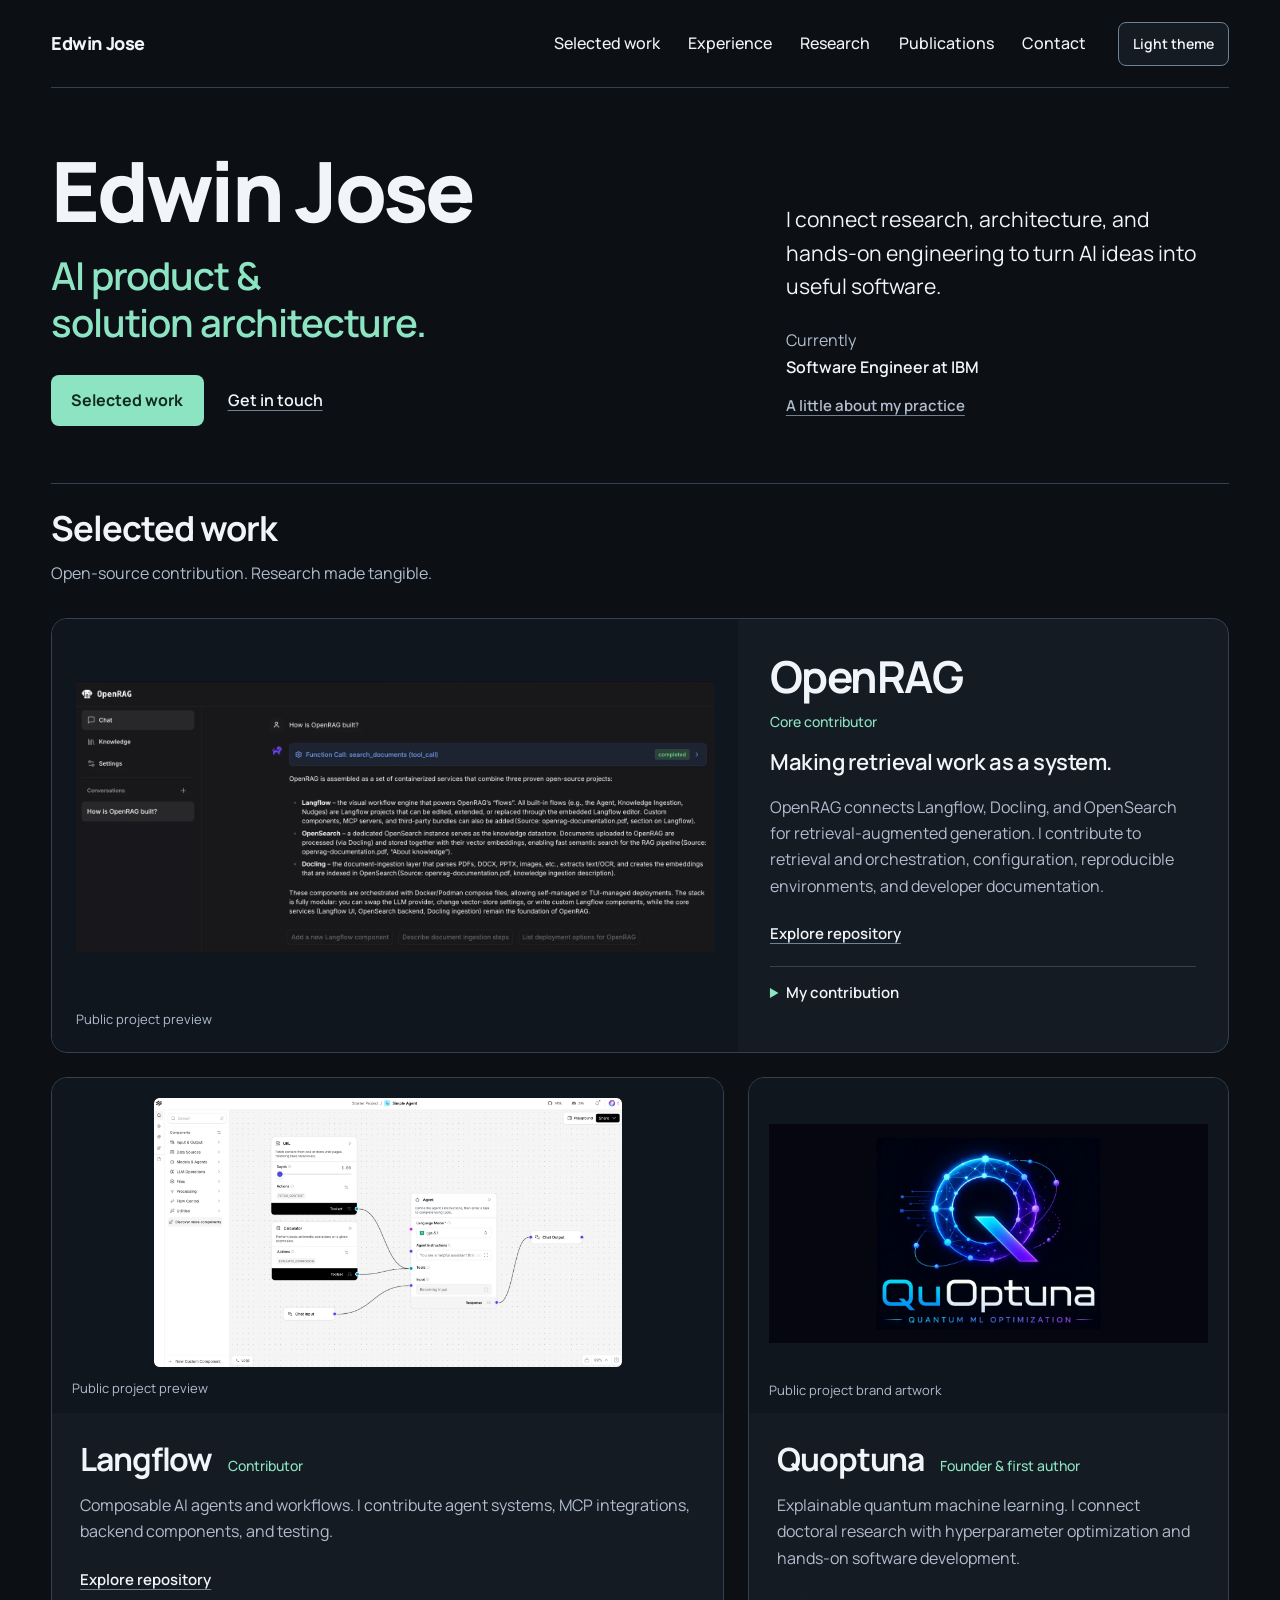
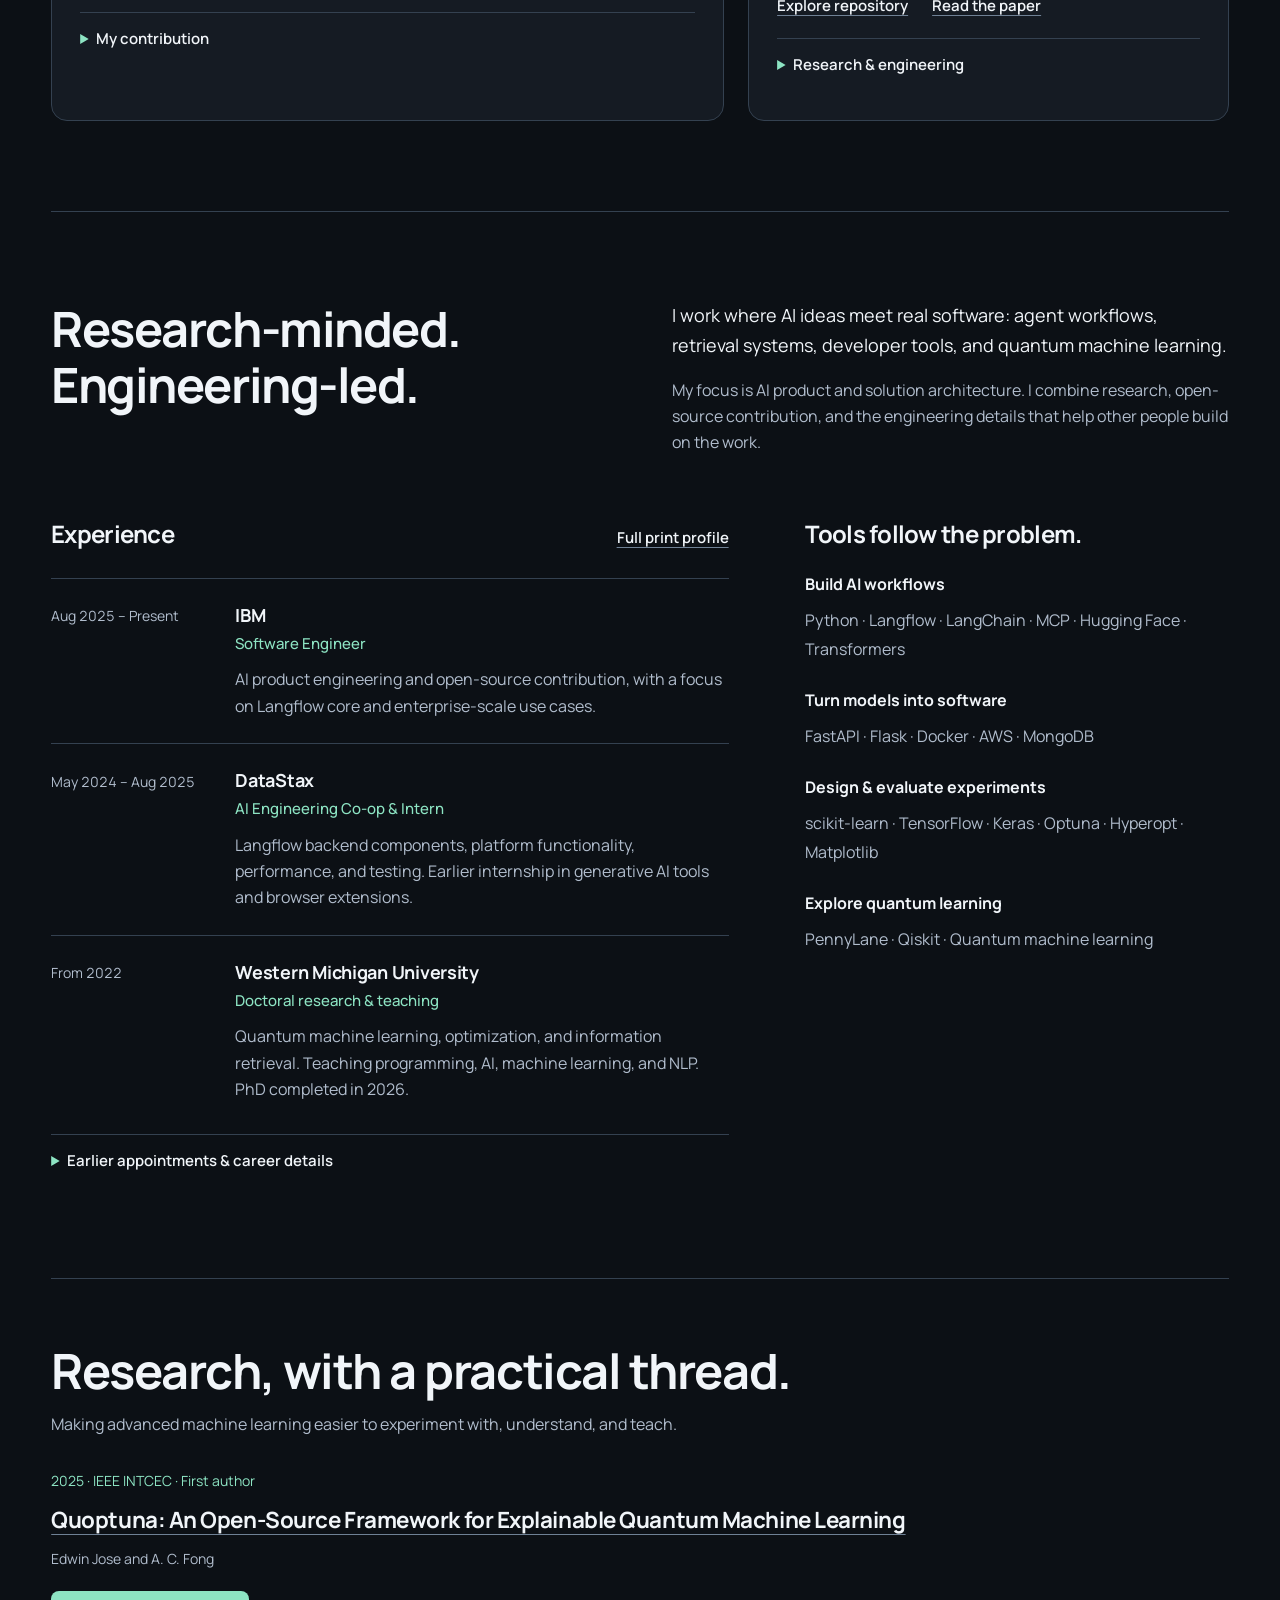
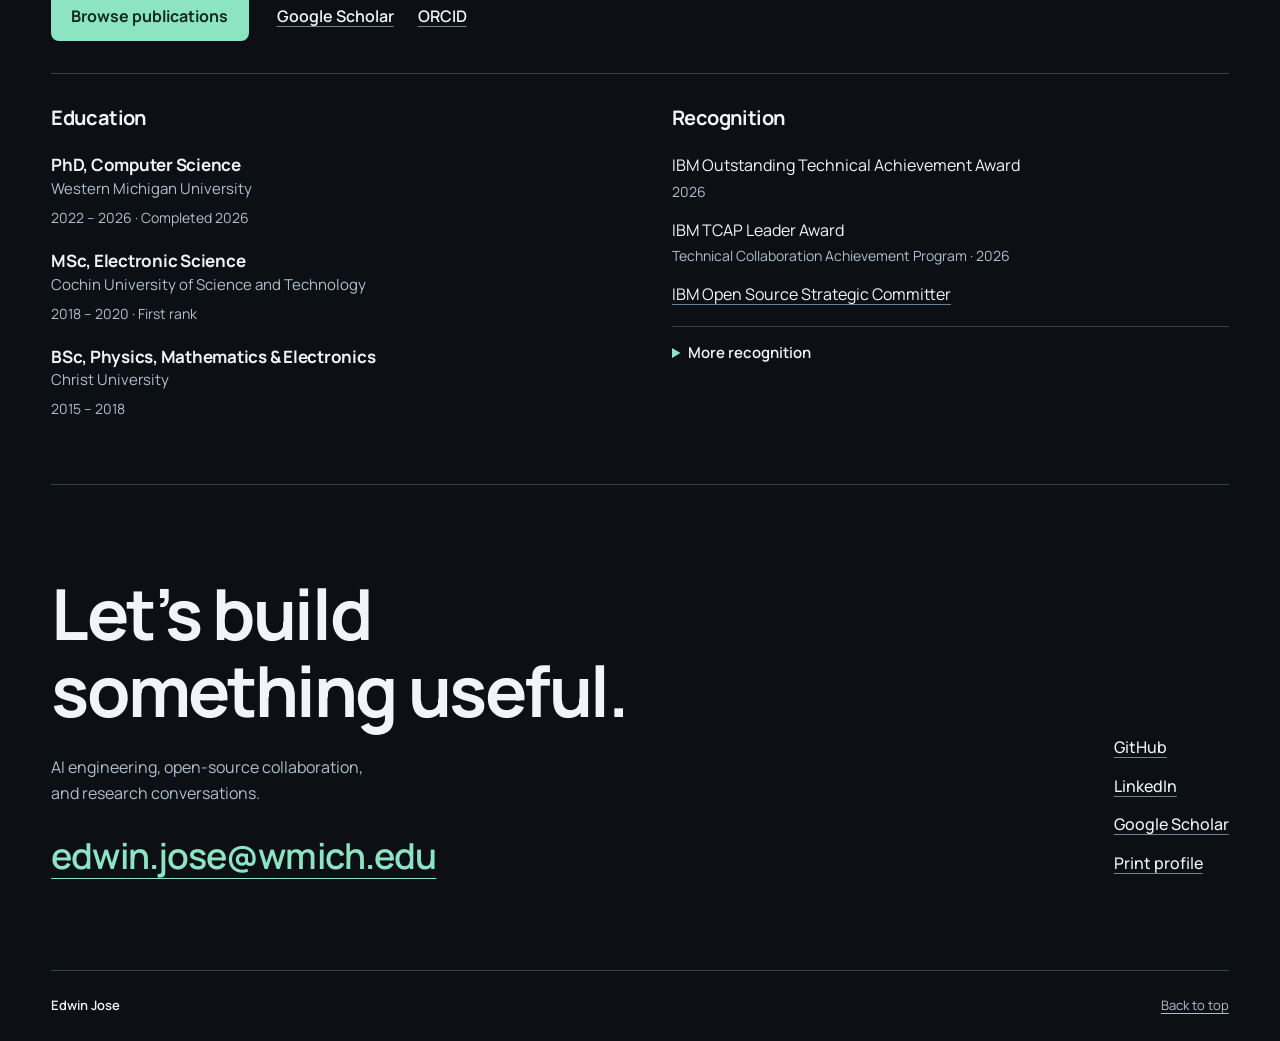
<file: docs/index.html>
<!doctype html>
<html lang="en">
<head>
  <meta charset="utf-8">
  <meta name="viewport" content="width=device-width, initial-scale=1">
  <meta name="color-scheme" content="dark light">
  <meta name="theme-color" content="#0C1015">
  <meta name="description" content="Edwin Jose. AI product and solution architecture, open-source engineering, and explainable quantum machine learning. Software Engineer at IBM.">
  <meta property="og:title" content="Edwin Jose | AI product &amp; solution architecture">
  <meta property="og:description" content="Selected open-source work, research, and the engineering behind useful AI software.">
  <meta property="og:type" content="website">
  <title>Edwin Jose | AI product &amp; solution architecture</title>
  <script src="assets/theme-init.js"></script>
  <link rel="preload" href="assets/fonts/Manrope.ttf" as="font" type="font/ttf" crossorigin>
  <link rel="stylesheet" href="assets/styles.css">
  <script src="assets/site.js" defer></script>
</head>
<body>
  <a class="skip-link" href="#main">Skip to content</a>
  <header class="site-header wrap">
    <a class="wordmark" href="#top" aria-label="Edwin Jose, back to top">Edwin Jose</a>
    <nav id="primary-navigation" class="primary-navigation" aria-label="Main navigation">
      <a href="#work">Selected work</a>
      <a href="#experience">Experience</a>
      <a href="#research">Research</a>
      <a href="publications.html">Publications</a>
      <a href="#contact">Contact</a>
    </nav>
    <div class="header-controls">
      <button class="theme-toggle" type="button" data-theme-toggle aria-label="Switch to light theme" aria-pressed="false" hidden><span data-theme-label>Light theme</span></button>
      <button class="menu-button" type="button" aria-expanded="false" aria-controls="primary-navigation" hidden>Menu</button>
    </div>
  </header>

  <main id="main">
    <section class="hero wrap" id="top" aria-labelledby="hero-title">
      <div class="hero-identity">
        <h1 id="hero-title">Edwin Jose</h1>
        <p class="hero-focus">AI product &amp;<br>solution architecture.</p>
        <div class="hero-actions">
          <a class="button button-primary" href="#work">Selected work</a>
          <a class="text-link" href="#contact">Get in touch</a>
        </div>
      </div>
      <div class="hero-context">
        <p class="hero-intro">I connect research, architecture, and hands-on engineering to turn AI ideas into useful software.</p>
        <p class="current-role">Currently <strong>Software Engineer at IBM</strong></p>
        <a class="text-link" href="#profile">A little about my practice</a>
      </div>
    </section>

    <section class="work-section wrap" id="work" aria-labelledby="work-title">
      <div class="section-heading work-heading">
        <h2 id="work-title">Selected work</h2>
        <p>Open-source contribution. Research made tangible.</p>
      </div>
      <div class="project-grid">
        <article class="project project-featured" id="openrag" aria-labelledby="openrag-title">
          <figure class="project-media">
            <img src="assets/projects/openrag.webp" width="1600" height="678" alt="Public OpenRAG chat interface with a retrieved answer to the question, How is OpenRAG built?" fetchpriority="high" decoding="async">
            <figcaption>Public project preview</figcaption>
          </figure>
          <div class="project-copy">
            <div class="project-title-line"><h3 id="openrag-title">OpenRAG</h3><p class="project-role">Core contributor</p></div>
            <p class="project-thesis">Making retrieval work as a system.</p>
            <p>OpenRAG connects Langflow, Docling, and OpenSearch for retrieval-augmented generation. I contribute to retrieval and orchestration, configuration, reproducible environments, and developer documentation.</p>
            <div class="project-links"><a class="text-link" href="https://github.com/langflow-ai/openrag">Explore repository</a></div>
            <details class="project-details"><summary>My contribution</summary><div class="detail-content"><p>I connect core retrieval behavior with the supporting developer experience: clear configuration, maintainable patterns, build tooling, and documentation. This is contribution to a shared platform, not sole authorship.</p></div></details>
          </div>
        </article>

        <article class="project project-langflow" id="langflow" aria-labelledby="langflow-title">
          <figure class="project-media">
            <img src="assets/projects/langflow.webp" width="1600" height="920" alt="Public Langflow Simple Agent canvas connecting URL and calculator tools to an agent, chat input, and chat output." loading="lazy" decoding="async">
            <figcaption>Public project preview</figcaption>
          </figure>
          <div class="project-copy">
            <div class="project-title-line"><h3 id="langflow-title">Langflow</h3><p class="project-role">Contributor</p></div>
            <p>Composable AI agents and workflows. I contribute agent systems, MCP integrations, backend components, and testing.</p>
            <div class="project-links"><a class="text-link" href="https://github.com/langflow-ai/langflow">Explore repository</a></div>
            <details class="project-details"><summary>My contribution</summary><div class="detail-content"><p>At DataStax and IBM, I have worked on core functionality, component behavior, performance, and testing. I also mentor contributors and collaborate across developers, helping agents, tools, and backend components work together.</p></div></details>
          </div>
        </article>

        <article class="project project-quoptuna" id="quoptuna" aria-labelledby="quoptuna-title">
          <figure class="project-media">
            <img src="assets/projects/quoptuna.webp" width="1280" height="640" alt="Official Quoptuna project artwork with its cyan and violet Q symbol and quantum machine-learning optimization wordmark." loading="lazy" decoding="async">
            <figcaption>Public project brand artwork</figcaption>
          </figure>
          <div class="project-copy">
            <div class="project-title-line"><h3 id="quoptuna-title">Quoptuna</h3><p class="project-role">Founder &amp; first author</p></div>
            <p>Explainable quantum machine learning. I connect doctoral research with hyperparameter optimization and hands-on software development.</p>
            <div class="project-links"><a class="text-link" href="https://github.com/Qentora/quoptuna">Explore repository</a><a class="text-link" href="https://doi.org/10.1109/INTCEC65580.2025.11256089">Read the paper</a></div>
            <details class="project-details"><summary>Research &amp; engineering</summary><div class="detail-content"><p>My work spans explainability, backend and interface development, and documentation. The research explores automated model and quantum-circuit configuration, alongside understanding a model’s behavior. The public framework can be inspected and extended.</p></div></details>
          </div>
        </article>
      </div>
    </section>

    <section class="profile-section wrap section-space" id="profile" aria-labelledby="profile-title">
      <div class="profile-introduction">
        <h2 id="profile-title">Research-minded.<br>Engineering-led.</h2>
        <div class="profile-copy"><p>I work where AI ideas meet real software: agent workflows, retrieval systems, developer tools, and quantum machine learning.</p><p>My focus is AI product and solution architecture. I combine research, open-source contribution, and the engineering details that help other people build on the work.</p></div>
      </div>
      <div class="practice-layout">
        <div class="experience-column" id="experience">
          <div class="subsection-heading"><h3>Experience</h3><a class="text-link" href="print.html">Full print profile</a></div>
          <div class="timeline">
            <article class="timeline-entry"><p class="timeline-date">Aug 2025 – Present</p><div><h4>IBM</h4><p class="role-title">Software Engineer</p><p>AI product engineering and open-source contribution, with a focus on Langflow core and enterprise-scale use cases.</p></div></article>
            <article class="timeline-entry"><p class="timeline-date">May 2024 – Aug 2025</p><div><h4>DataStax</h4><p class="role-title">AI Engineering Co-op &amp; Intern</p><p>Langflow backend components, platform functionality, performance, and testing. Earlier internship in generative AI tools and browser extensions.</p></div></article>
            <article class="timeline-entry"><p class="timeline-date">From 2022</p><div><h4>Western Michigan University</h4><p class="role-title">Doctoral research &amp; teaching</p><p>Quantum machine learning, optimization, and information retrieval. Teaching programming, AI, machine learning, and NLP. PhD completed in 2026.</p></div></article>
          </div>
          <details class="earlier-experience"><summary>Earlier appointments &amp; career details</summary><div class="detail-content earlier-entries">
            <article><h4>DataStax</h4><p class="role-title">AI Engineering Co-op · Sep 2024 – Aug 2025<br>AI Engineering Intern · May – Aug 2024</p><p>The internship included generative AI toolkit and browser-extension development with React and Plasmo.</p></article>
            <article><h4>IIT Palakkad</h4><p class="role-title">Research Scholar · Jan – Jul 2022</p><p>Natural language processing with TensorFlow and BERT, including text classification and image-to-text generation.</p></article>
            <article><h4>HAILabs.ai</h4><p class="role-title">Co-founder &amp; CTO · Founded 2021</p><p>AI tutoring-system architecture and cloud platform development for personalized learning.</p></article>
            <article><h4>Cochin University of Science and Technology</h4><p class="role-title">Research Fellow · Aug – Dec 2021<br>Junior Research Fellow · Oct 2020 – Aug 2021</p><p>Machine learning for underwater sound classification, and statistical methods for power-consumption anomaly detection.</p></article>
            <article><h4>MyWays Life Layouts</h4><p class="role-title">Machine Learning Developer Intern · Dec 2019 – Jul 2020</p><p>NLP and machine learning for career recommendations, with deep-learning deployment on AWS EC2.</p></article>
          </div></details>
        </div>
        <div class="capabilities-column" id="capabilities">
          <h3>Tools follow the problem.</h3>
          <dl class="capability-list">
            <div><dt>Build AI workflows</dt><dd>Python · Langflow · LangChain · MCP · Hugging Face · Transformers</dd></div>
            <div><dt>Turn models into software</dt><dd>FastAPI · Flask · Docker · AWS · MongoDB</dd></div>
            <div><dt>Design &amp; evaluate experiments</dt><dd>scikit-learn · TensorFlow · Keras · Optuna · Hyperopt · Matplotlib</dd></div>
            <div><dt>Explore quantum learning</dt><dd>PennyLane · Qiskit · Quantum machine learning</dd></div>
          </dl>
        </div>
      </div>
    </section>

    <section class="research-section wrap section-space" id="research" aria-labelledby="research-title">
      <div class="section-heading"><h2 id="research-title">Research, with a practical thread.</h2><p>Making advanced machine learning easier to experiment with, understand, and teach.</p></div>
      <div class="research-layout">
        <div class="publication-list">
          <article><p class="publication-meta">2025 · IEEE INTCEC · First author</p><h3><a href="https://doi.org/10.1109/INTCEC65580.2025.11256089">Quoptuna: An Open-Source Framework for Explainable Quantum Machine Learning</a></h3><p>Edwin Jose and A. C. Fong</p></article>
          <nav class="research-actions" aria-label="Explore research">
            <a class="button button-primary" href="publications.html">Browse publications</a>
            <div class="research-links"><a class="text-link" href="https://scholar.google.com/citations?user=ixU11F4AAAAJ">Google Scholar</a><a class="text-link" href="https://orcid.org/0000-0001-5199-8366">ORCID</a></div>
          </nav>
        </div>
        <aside class="credentials" aria-label="Education and recognition">
          <div class="education-block"><h3>Education</h3><ol class="education-list">
            <li><h4>PhD, Computer Science</h4><p>Western Michigan University</p><p class="credential-detail">2022 – 2026 · Completed 2026</p></li>
            <li><h4>MSc, Electronic Science</h4><p>Cochin University of Science and Technology</p><p class="credential-detail">2018 – 2020 · First rank</p></li>
            <li><h4>BSc, Physics, Mathematics &amp; Electronics</h4><p>Christ University</p><p class="credential-detail">2015 – 2018</p></li>
          </ol></div>
          <div class="recognition-block"><h3>Recognition</h3><ul class="recognition-list">
            <li>IBM Outstanding Technical Achievement Award <span>2026</span></li>
            <li>IBM TCAP Leader Award <span>Technical Collaboration Achievement Program · 2026</span></li>
            <li><a href="https://www.credly.com/badges/7d3ca379-3edd-4765-b90c-b964ff041a8f/">IBM Open Source Strategic Committer</a></li>
          </ul><details><summary>More recognition</summary><div class="detail-content"><p>ICACCS Best Paper Award.</p><p>IIT Delhi Social Innovation Challenge runner-up for Argus, a project for people with disabilities.</p></div></details></div>
        </aside>
      </div>
    </section>

    <section class="contact-section wrap section-space" id="contact" aria-labelledby="contact-title">
      <div><h2 id="contact-title">Let’s build<br>something useful.</h2><p>AI engineering, open-source collaboration,<br>and research conversations.</p><a class="contact-email" href="mailto:edwin.jose@wmich.edu">edwin.jose@wmich.edu</a></div>
      <nav class="contact-links" aria-label="Find Edwin online"><a href="https://github.com/edwinjosechittilappilly">GitHub</a><a href="https://www.linkedin.com/in/edwinjosechittilappilly/">LinkedIn</a><a href="https://scholar.google.com/citations?user=ixU11F4AAAAJ">Google Scholar</a><a href="print.html">Print profile</a></nav>
    </section>
  </main>
  <footer class="site-footer wrap"><p>Edwin Jose</p><a href="#top">Back to top</a></footer>
</body>
</html>
</file>
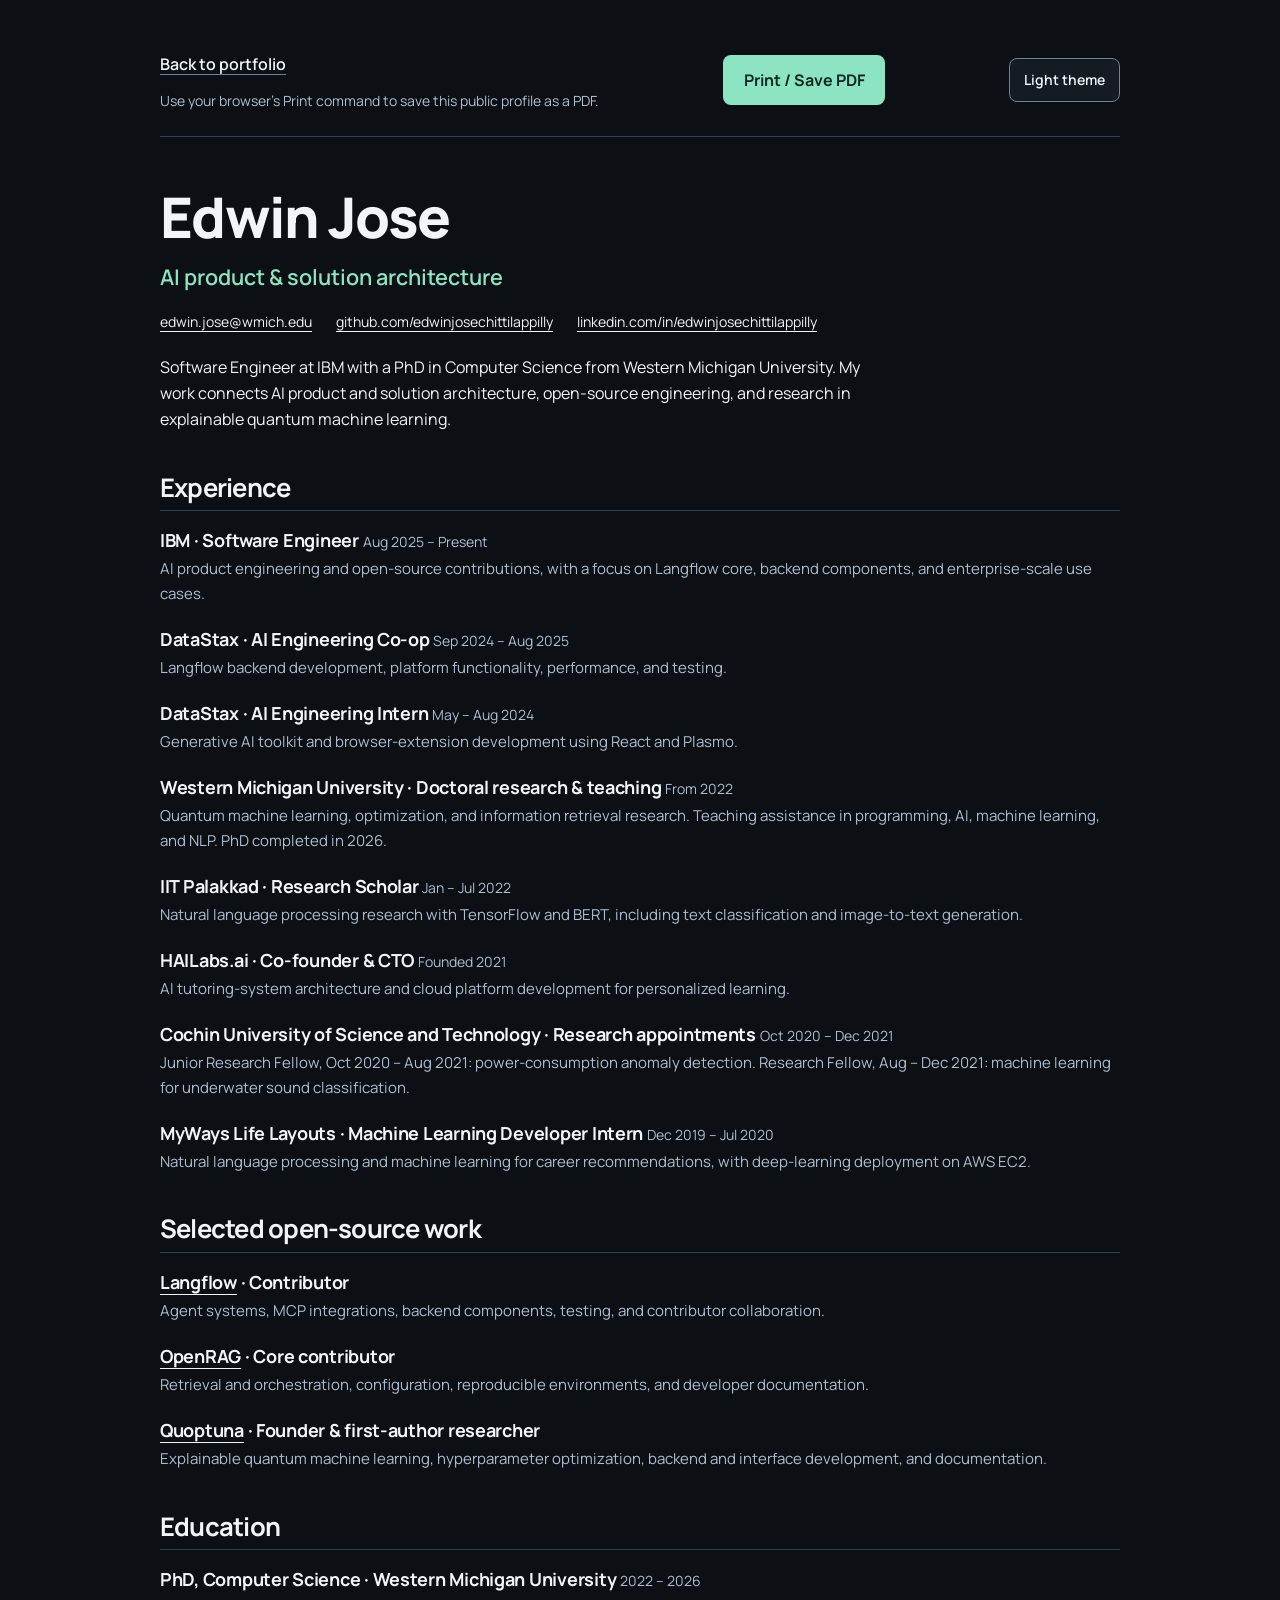
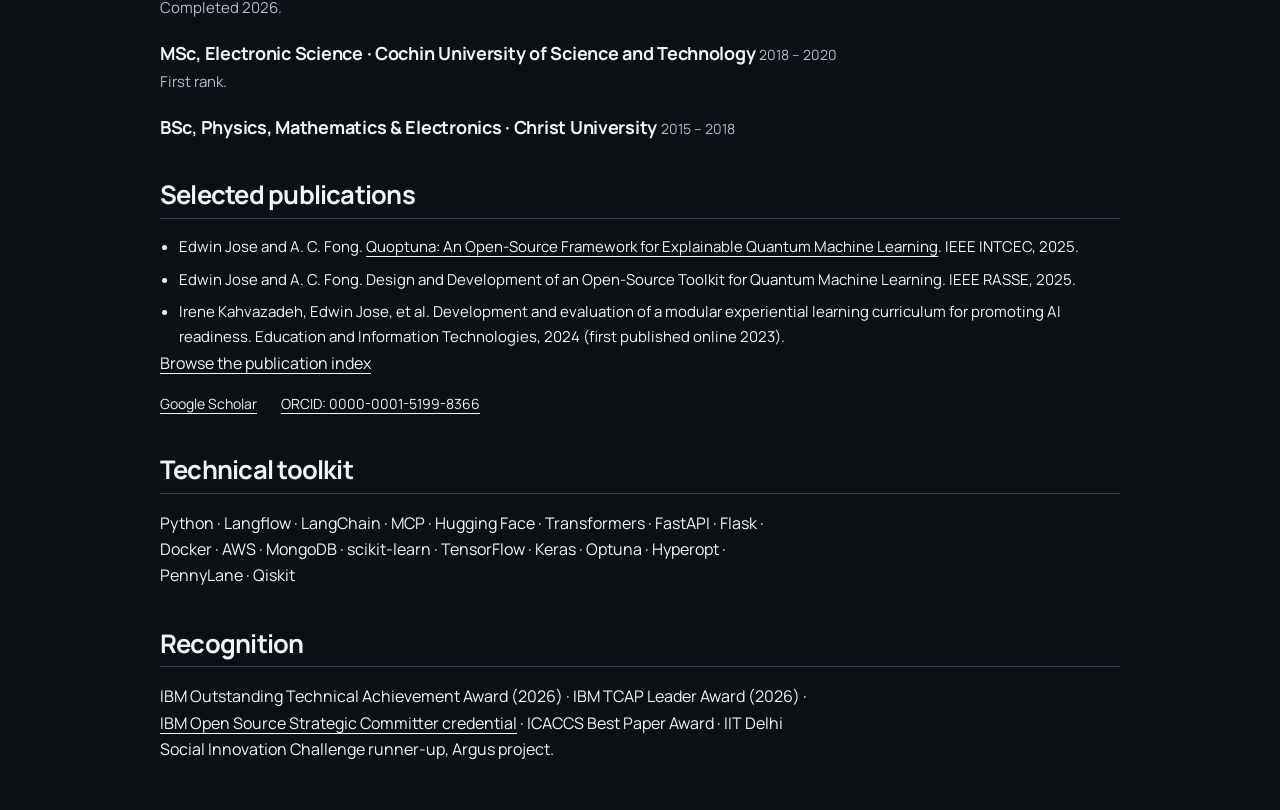
<file: docs/print.html>
<!doctype html>
<html lang="en">
<head>
  <meta charset="utf-8">
  <meta name="viewport" content="width=device-width, initial-scale=1">
  <meta name="color-scheme" content="dark light">
  <meta name="theme-color" content="#0C1015">
  <meta name="description" content="A print-friendly public professional profile for Edwin Jose, Software Engineer and AI product and solution architecture practitioner.">
  <title>Edwin Jose | Printable professional profile</title>
  <script src="assets/theme-init.js"></script>
  <link rel="stylesheet" href="assets/styles.css">
  <script src="assets/site.js" defer></script>
</head>
<body>
  <a class="skip-link" href="#profile">Skip to profile</a>
  <main class="print-page" id="profile">
    <div class="print-toolbar">
      <div><a class="text-link" href="index.html">Back to portfolio</a><p>Use your browser’s Print command to save this public profile as a PDF.</p></div>
      <button type="button" class="button button-primary" data-print hidden>Print / Save PDF</button>
      <button type="button" class="theme-toggle" data-theme-toggle aria-label="Switch to light theme" aria-pressed="false" hidden><span data-theme-label>Light theme</span></button>
    </div>
    <header>
      <h1>Edwin Jose</h1>
      <p class="profile-subtitle">AI product &amp; solution architecture</p>
      <div class="print-contact"><a href="mailto:edwin.jose@wmich.edu">edwin.jose@wmich.edu</a><a href="https://github.com/edwinjosechittilappilly">github.com/edwinjosechittilappilly</a><a href="https://www.linkedin.com/in/edwinjosechittilappilly/">linkedin.com/in/edwinjosechittilappilly</a></div>
      <p class="print-summary">Software Engineer at IBM with a PhD in Computer Science from Western Michigan University. My work connects AI product and solution architecture, open-source engineering, and research in explainable quantum machine learning.</p>
    </header>
    <section aria-labelledby="experience-title">
      <h2 id="experience-title">Experience</h2>
      <article><h3>IBM · Software Engineer <span>Aug 2025 – Present</span></h3><p>AI product engineering and open-source contributions, with a focus on Langflow core, backend components, and enterprise-scale use cases.</p></article>
      <article><h3>DataStax · AI Engineering Co-op <span>Sep 2024 – Aug 2025</span></h3><p>Langflow backend development, platform functionality, performance, and testing.</p></article>
      <article><h3>DataStax · AI Engineering Intern <span>May – Aug 2024</span></h3><p>Generative AI toolkit and browser-extension development using React and Plasmo.</p></article>
      <article><h3>Western Michigan University · Doctoral research &amp; teaching <span>From 2022</span></h3><p>Quantum machine learning, optimization, and information retrieval research. Teaching assistance in programming, AI, machine learning, and NLP. PhD completed in 2026.</p></article>
      <article><h3>IIT Palakkad · Research Scholar <span>Jan – Jul 2022</span></h3><p>Natural language processing research with TensorFlow and BERT, including text classification and image-to-text generation.</p></article>
      <article><h3>HAILabs.ai · Co-founder &amp; CTO <span>Founded 2021</span></h3><p>AI tutoring-system architecture and cloud platform development for personalized learning.</p></article>
      <article><h3>Cochin University of Science and Technology · Research appointments <span>Oct 2020 – Dec 2021</span></h3><p>Junior Research Fellow, Oct 2020 – Aug 2021: power-consumption anomaly detection. Research Fellow, Aug – Dec 2021: machine learning for underwater sound classification.</p></article>
      <article><h3>MyWays Life Layouts · Machine Learning Developer Intern <span>Dec 2019 – Jul 2020</span></h3><p>Natural language processing and machine learning for career recommendations, with deep-learning deployment on AWS EC2.</p></article>
    </section>
    <section aria-labelledby="work-title">
      <h2 id="work-title">Selected open-source work</h2>
      <article><h3><a href="https://github.com/langflow-ai/langflow">Langflow</a> · Contributor</h3><p>Agent systems, MCP integrations, backend components, testing, and contributor collaboration.</p></article>
      <article><h3><a href="https://github.com/langflow-ai/openrag">OpenRAG</a> · Core contributor</h3><p>Retrieval and orchestration, configuration, reproducible environments, and developer documentation.</p></article>
      <article><h3><a href="https://github.com/Qentora/quoptuna">Quoptuna</a> · Founder &amp; first-author researcher</h3><p>Explainable quantum machine learning, hyperparameter optimization, backend and interface development, and documentation.</p></article>
    </section>
    <section aria-labelledby="education-title">
      <h2 id="education-title">Education</h2>
      <article><h3>PhD, Computer Science · Western Michigan University <span>2022 – 2026</span></h3><p>Completed 2026.</p></article>
      <article><h3>MSc, Electronic Science · Cochin University of Science and Technology <span>2018 – 2020</span></h3><p>First rank.</p></article>
      <article><h3>BSc, Physics, Mathematics &amp; Electronics · Christ University <span>2015 – 2018</span></h3></article>
    </section>
    <section aria-labelledby="research-title">
      <h2 id="research-title">Selected publications</h2>
      <ul>
        <li>Edwin Jose and A. C. Fong. <a href="https://doi.org/10.1109/INTCEC65580.2025.11256089">Quoptuna: An Open-Source Framework for Explainable Quantum Machine Learning</a>. IEEE INTCEC, 2025.</li>
        <li>Edwin Jose and A. C. Fong. Design and Development of an Open-Source Toolkit for Quantum Machine Learning. IEEE RASSE, 2025.</li>
        <li>Irene Kahvazadeh, Edwin Jose, et al. Development and evaluation of a modular experiential learning curriculum for promoting AI readiness. Education and Information Technologies, 2024 (first published online 2023).</li>
      </ul>
      <p><a href="publications.html">Browse the publication index</a></p>
      <div class="print-contact"><a href="https://scholar.google.com/citations?user=ixU11F4AAAAJ">Google Scholar</a><a href="https://orcid.org/0000-0001-5199-8366">ORCID: 0000-0001-5199-8366</a></div>
    </section>
    <section aria-labelledby="skills-title">
      <h2 id="skills-title">Technical toolkit</h2>
      <p>Python · Langflow · LangChain · MCP · Hugging Face · Transformers · FastAPI · Flask · Docker · AWS · MongoDB · scikit-learn · TensorFlow · Keras · Optuna · Hyperopt · PennyLane · Qiskit</p>
    </section>
    <section aria-labelledby="recognition-title">
      <h2 id="recognition-title">Recognition</h2>
      <p>IBM Outstanding Technical Achievement Award (2026) · IBM TCAP Leader Award (2026) · <a href="https://www.credly.com/badges/7d3ca379-3edd-4765-b90c-b964ff041a8f/">IBM Open Source Strategic Committer credential</a> · ICACCS Best Paper Award · IIT Delhi Social Innovation Challenge runner-up, Argus project.</p>
    </section>
  </main>
</body>
</html>
</file>
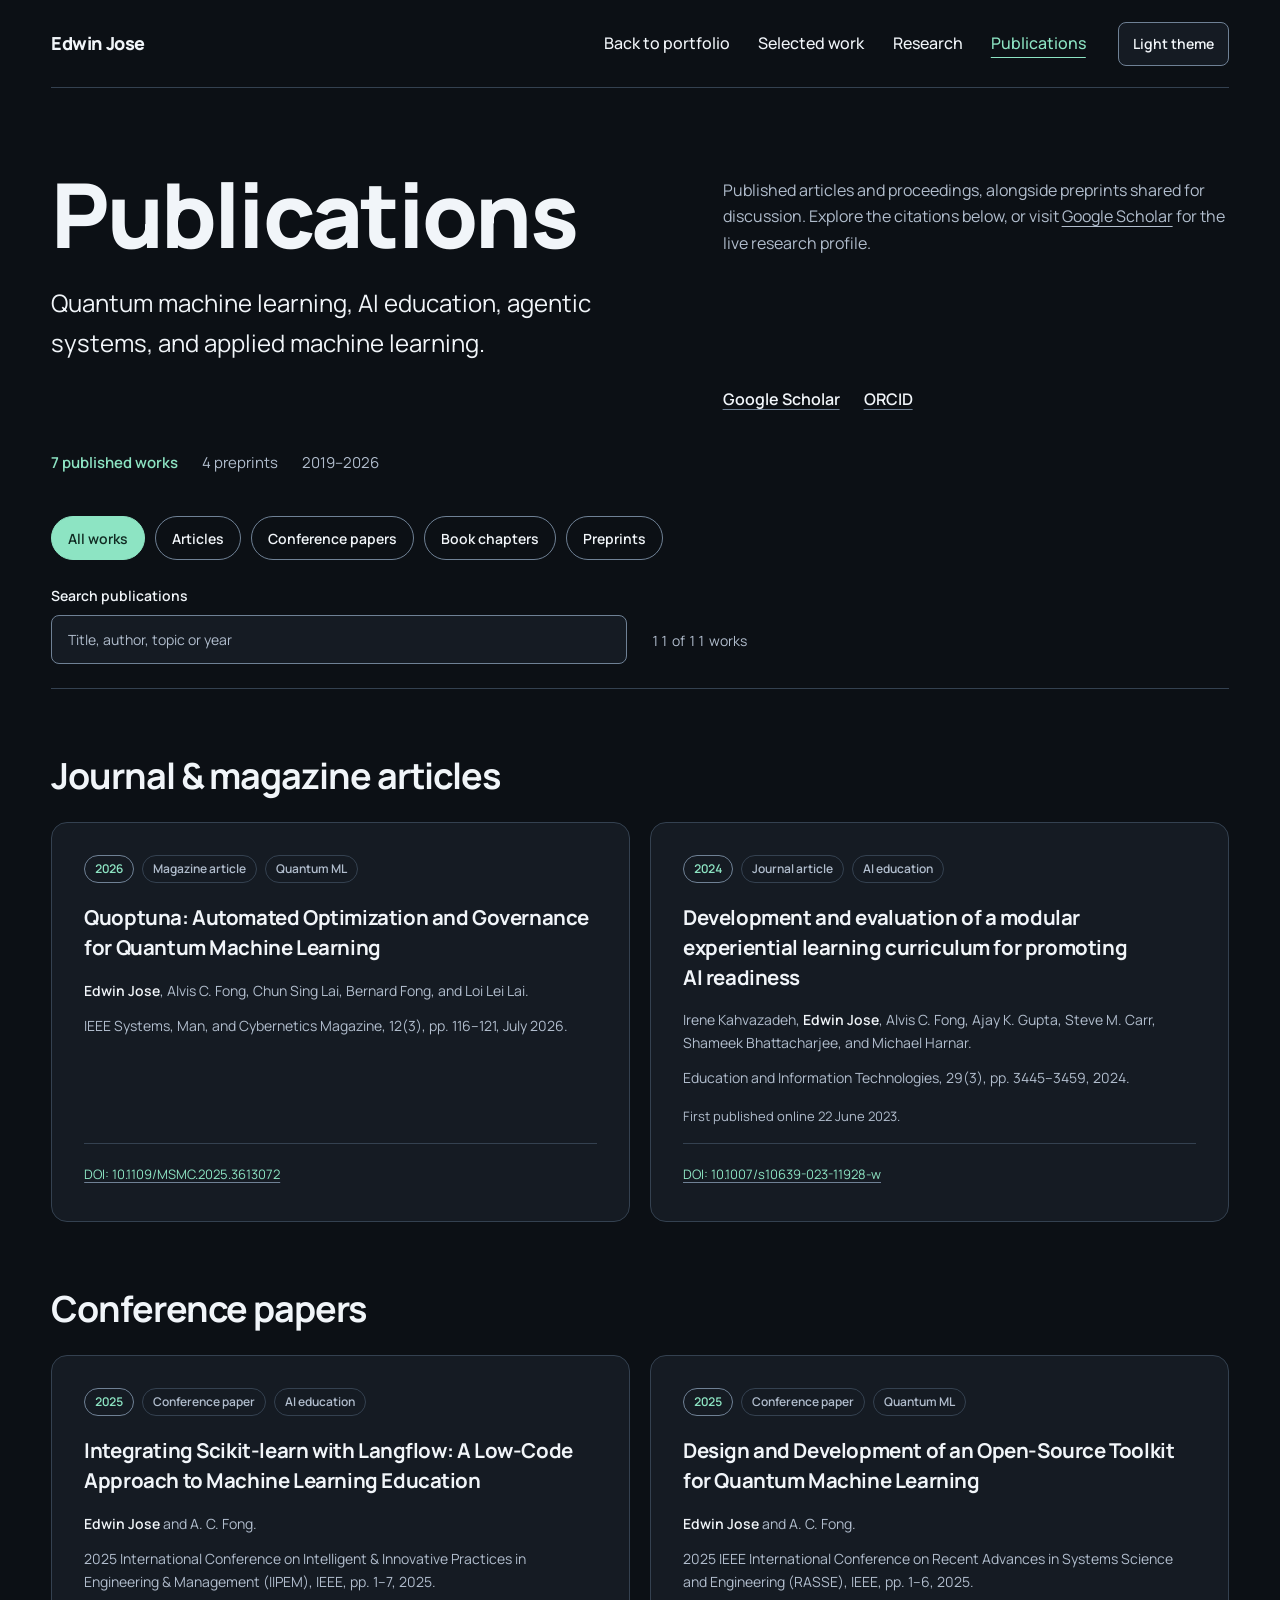
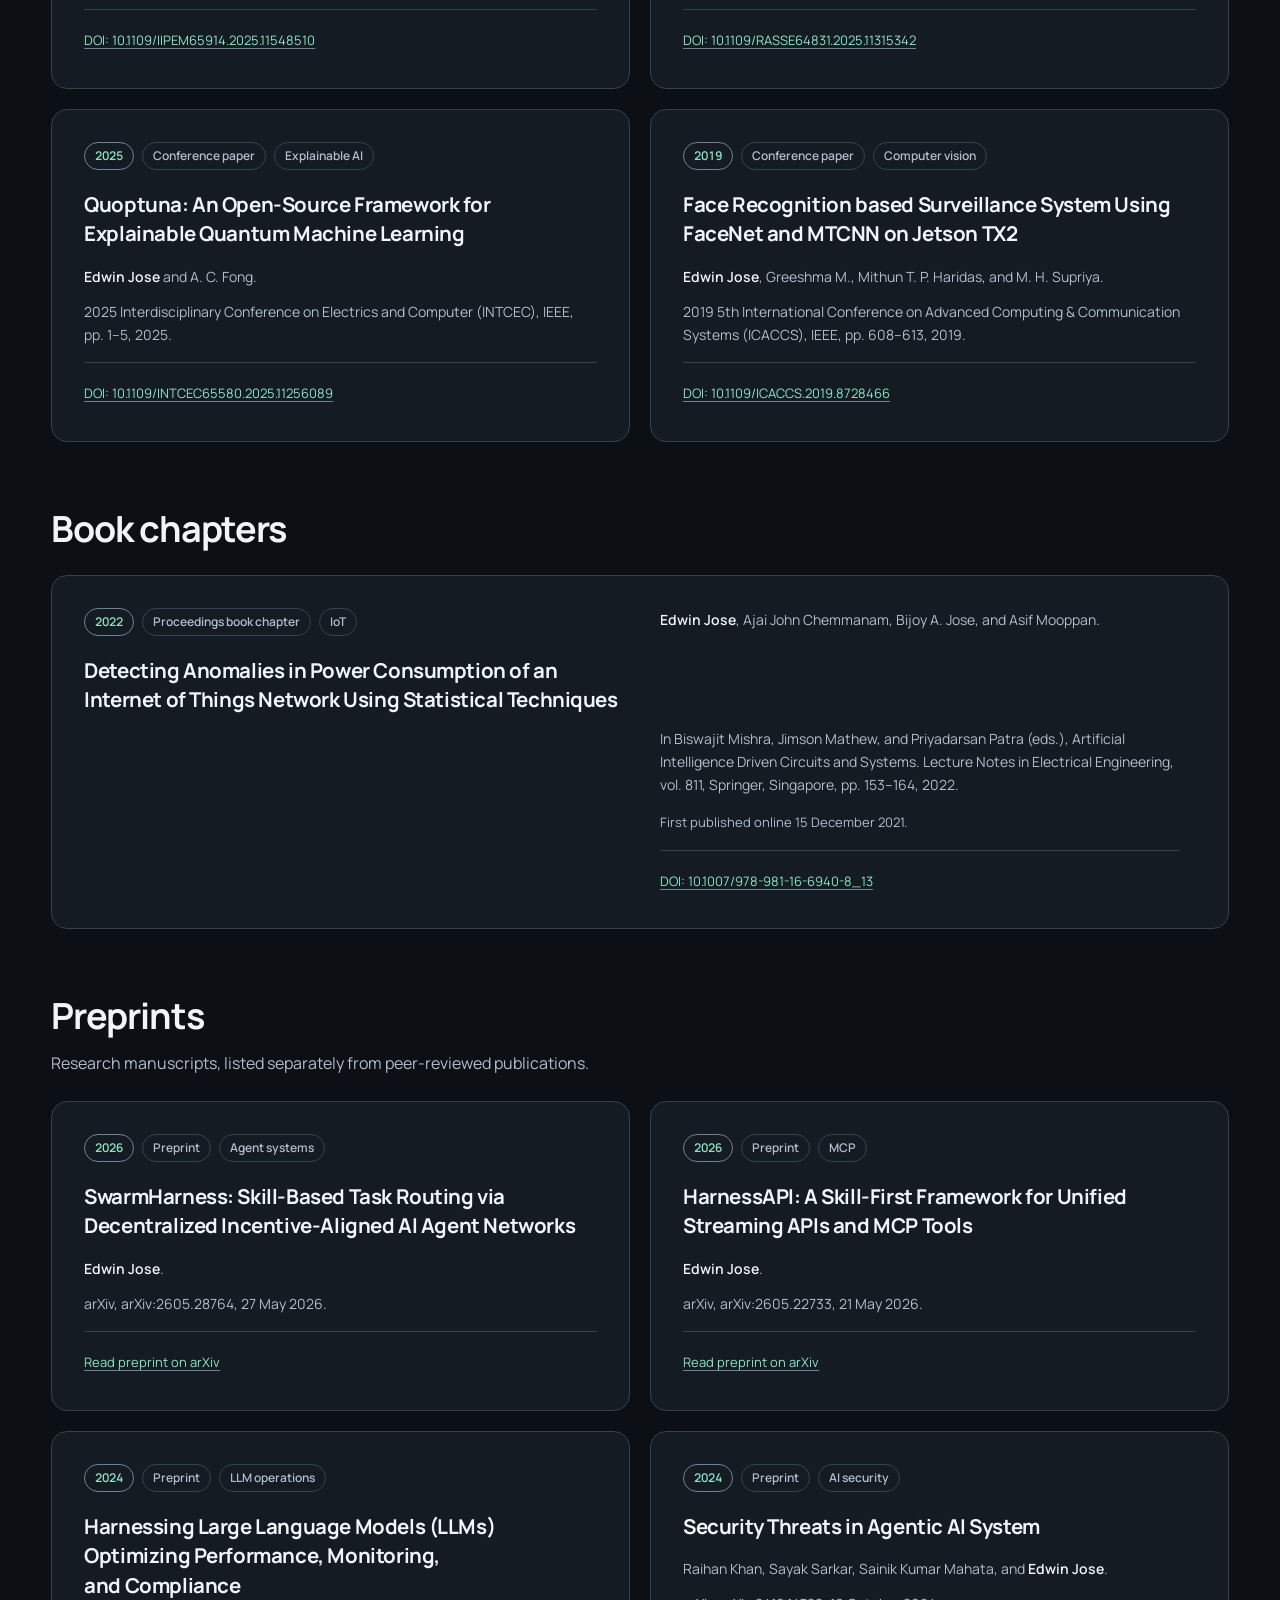
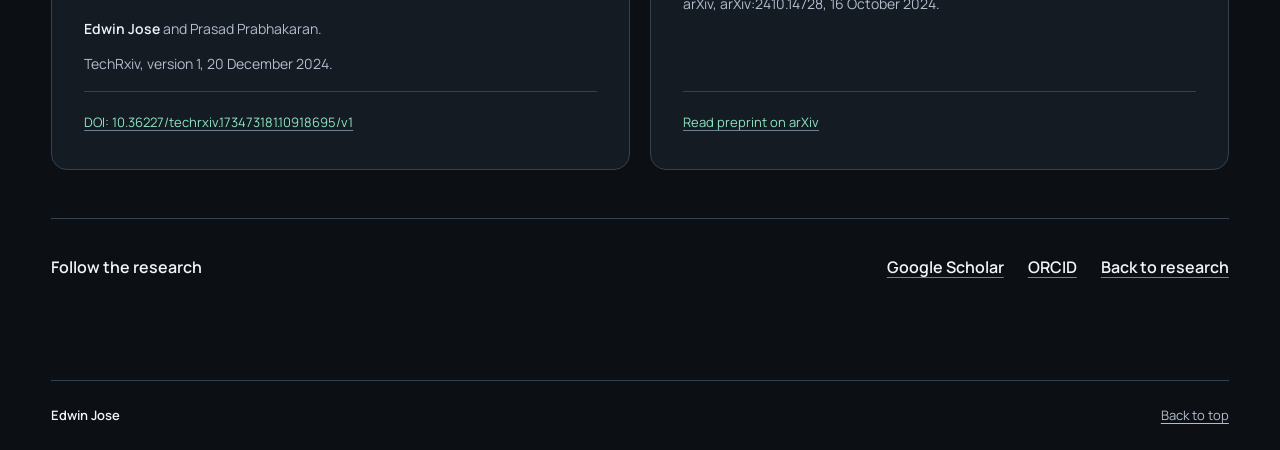
<file: docs/publications.html>
<!doctype html>
<html lang="en">
<head>
  <meta charset="utf-8">
  <meta name="viewport" content="width=device-width, initial-scale=1">
  <meta name="color-scheme" content="dark light">
  <meta name="theme-color" content="#0C1015">
  <meta name="description" content="Research publications by Edwin Jose: quantum machine learning, AI education, agentic systems, and applied machine learning. Published articles, conference papers, a book chapter, and preprints.">
  <meta property="og:title" content="Publications | Edwin Jose">
  <meta property="og:description" content="Published research and preprints in quantum machine learning, AI education, agentic systems, and applied machine learning.">
  <meta property="og:type" content="website">
  <title>Publications | Edwin Jose</title>
  <script src="assets/theme-init.js"></script>
  <link rel="preload" href="assets/fonts/Manrope.ttf" as="font" type="font/ttf" crossorigin>
  <link rel="stylesheet" href="assets/styles.css">
  <link rel="stylesheet" href="assets/publications.css">
  <script src="assets/site.js" defer></script>
  <script src="assets/publications.js" defer></script>
</head>
<body class="publications-page">
  <a class="skip-link" href="#main">Skip to content</a>
  <header class="site-header wrap">
    <a class="wordmark" href="index.html" aria-label="Edwin Jose, back to portfolio">Edwin Jose</a>
    <nav id="primary-navigation" class="primary-navigation" aria-label="Main navigation">
      <a href="index.html">Back to portfolio</a>
      <a href="index.html#work">Selected work</a>
      <a href="index.html#research">Research</a>
      <a href="publications.html" aria-current="page">Publications</a>
    </nav>
    <div class="header-controls">
      <button class="theme-toggle" type="button" data-theme-toggle aria-label="Switch to light theme" aria-pressed="false" hidden><span data-theme-label>Light theme</span></button>
      <button class="menu-button" type="button" aria-expanded="false" aria-controls="primary-navigation" hidden>Menu</button>
    </div>
  </header>

  <main id="main" class="publications-main wrap">
    <header class="publications-intro" id="top">
      <h1>Publications</h1>
      <p class="publications-lead">Quantum machine learning, AI education, agentic systems, and applied machine learning.</p>
      <p>Published articles and proceedings, alongside preprints shared for discussion. Explore the citations below, or visit <a href="https://scholar.google.com/citations?hl=en&amp;user=ixU11F4AAAAJ">Google Scholar</a> for the live research profile.</p>
      <div class="publications-profile-links"><a class="text-link" href="https://scholar.google.com/citations?hl=en&amp;user=ixU11F4AAAAJ">Google Scholar</a><a class="text-link" href="https://orcid.org/0000-0001-5199-8366">ORCID</a></div>
      <p class="publication-summary"><strong>7 published works</strong><span>4 preprints</span><span>2019–2026</span></p>
    </header>

    <nav class="publications-contents" aria-label="Publication types">
      <a href="#articles">Journal &amp; magazine articles</a>
      <a href="#conferences">Conference papers</a>
      <a href="#chapters">Book chapters</a>
      <a href="#preprints">Preprints</a>
    </nav>

    <div class="publication-tools" hidden>
      <div class="publication-filter-group" role="group" aria-label="Filter by publication type">
        <button type="button" data-publication-filter="all" aria-pressed="true">All works</button>
        <button type="button" data-publication-filter="articles" aria-pressed="false">Articles</button>
        <button type="button" data-publication-filter="conferences" aria-pressed="false">Conference papers</button>
        <button type="button" data-publication-filter="chapters" aria-pressed="false">Book chapters</button>
        <button type="button" data-publication-filter="preprints" aria-pressed="false">Preprints</button>
      </div>
      <div class="publication-search-row">
        <label for="publication-search">Search publications
          <input id="publication-search" type="search" placeholder="Title, author, topic or year" autocomplete="off" aria-controls="publication-results">
        </label>
        <p id="publication-count" role="status" aria-live="polite">11 works</p>
        <button class="publication-reset" type="button" hidden>Clear filters</button>
      </div>
    </div>
    <p class="publication-empty" hidden>No matching publications. Try another search or clear the filters.</p>
    <div id="publication-results">

    <section class="publications-section" id="articles" aria-labelledby="articles-title">
      <h2 id="articles-title">Journal &amp; magazine articles</h2>
      <ol class="bibliography">
        <li><article class="publication-record" aria-labelledby="quoptuna-magazine-title">
          <p class="publication-kind"><span class="publication-year">2026</span><span>Magazine article</span><span>Quantum ML</span></p>
          <h3 id="quoptuna-magazine-title"><a href="https://doi.org/10.1109/MSMC.2025.3613072">Quoptuna: Automated Optimization and Governance for Quantum Machine Learning</a></h3>
          <p class="publication-authors"><strong>Edwin Jose</strong>, Alvis C. Fong, Chun Sing Lai, Bernard Fong, and Loi Lei Lai.</p>
          <p class="publication-citation"><cite>IEEE Systems, Man, and Cybernetics Magazine</cite>, 12(3), pp. 116–121, July 2026.</p>
          <p class="publication-source"><a href="https://doi.org/10.1109/MSMC.2025.3613072">DOI: 10.1109/MSMC.2025.3613072</a></p>
        </article></li>
        <li><article class="publication-record" aria-labelledby="ai-readiness-title">
          <p class="publication-kind"><span class="publication-year">2024</span><span>Journal article</span><span>AI education</span></p>
          <h3 id="ai-readiness-title"><a href="https://doi.org/10.1007/s10639-023-11928-w">Development and evaluation of a modular experiential learning curriculum for promoting AI readiness</a></h3>
          <p class="publication-authors">Irene Kahvazadeh, <strong>Edwin Jose</strong>, Alvis C. Fong, Ajay K. Gupta, Steve M. Carr, Shameek Bhattacharjee, and Michael Harnar.</p>
          <p class="publication-citation"><cite>Education and Information Technologies</cite>, 29(3), pp. 3445–3459, 2024.</p>
          <p class="publication-note">First published online 22 June 2023.</p>
          <p class="publication-source"><a href="https://doi.org/10.1007/s10639-023-11928-w">DOI: 10.1007/s10639-023-11928-w</a></p>
        </article></li>
      </ol>
    </section>

    <section class="publications-section" id="conferences" aria-labelledby="conferences-title">
      <h2 id="conferences-title">Conference papers</h2>
      <ol class="bibliography">
        <li><article class="publication-record" aria-labelledby="langflow-education-title">
          <p class="publication-kind"><span class="publication-year">2025</span><span>Conference paper</span><span>AI education</span></p>
          <h3 id="langflow-education-title"><a href="https://doi.org/10.1109/IIPEM65914.2025.11548510">Integrating Scikit-learn with Langflow: A Low-Code Approach to Machine Learning Education</a></h3>
          <p class="publication-authors"><strong>Edwin Jose</strong> and A. C. Fong.</p>
          <p class="publication-citation"><cite>2025 International Conference on Intelligent &amp; Innovative Practices in Engineering &amp; Management (IIPEM)</cite>, IEEE, pp. 1–7, 2025.</p>
          <p class="publication-source"><a href="https://doi.org/10.1109/IIPEM65914.2025.11548510">DOI: 10.1109/IIPEM65914.2025.11548510</a></p>
        </article></li>
        <li><article class="publication-record" aria-labelledby="quantum-toolkit-title">
          <p class="publication-kind"><span class="publication-year">2025</span><span>Conference paper</span><span>Quantum ML</span></p>
          <h3 id="quantum-toolkit-title"><a href="https://doi.org/10.1109/RASSE64831.2025.11315342">Design and Development of an Open-Source Toolkit for Quantum Machine Learning</a></h3>
          <p class="publication-authors"><strong>Edwin Jose</strong> and A. C. Fong.</p>
          <p class="publication-citation"><cite>2025 IEEE International Conference on Recent Advances in Systems Science and Engineering (RASSE)</cite>, IEEE, pp. 1–6, 2025.</p>
          <p class="publication-source"><a href="https://doi.org/10.1109/RASSE64831.2025.11315342">DOI: 10.1109/RASSE64831.2025.11315342</a></p>
        </article></li>
        <li><article class="publication-record" aria-labelledby="quoptuna-framework-title">
          <p class="publication-kind"><span class="publication-year">2025</span><span>Conference paper</span><span>Explainable AI</span></p>
          <h3 id="quoptuna-framework-title"><a href="https://doi.org/10.1109/INTCEC65580.2025.11256089">Quoptuna: An Open-Source Framework for Explainable Quantum Machine Learning</a></h3>
          <p class="publication-authors"><strong>Edwin Jose</strong> and A. C. Fong.</p>
          <p class="publication-citation"><cite>2025 Interdisciplinary Conference on Electrics and Computer (INTCEC)</cite>, IEEE, pp. 1–5, 2025.</p>
          <p class="publication-source"><a href="https://doi.org/10.1109/INTCEC65580.2025.11256089">DOI: 10.1109/INTCEC65580.2025.11256089</a></p>
        </article></li>
        <li><article class="publication-record" aria-labelledby="facenet-title">
          <p class="publication-kind"><span class="publication-year">2019</span><span>Conference paper</span><span>Computer vision</span></p>
          <h3 id="facenet-title"><a href="https://doi.org/10.1109/ICACCS.2019.8728466">Face Recognition based Surveillance System Using FaceNet and MTCNN on Jetson TX2</a></h3>
          <p class="publication-authors"><strong>Edwin Jose</strong>, Greeshma M., Mithun T. P. Haridas, and M. H. Supriya.</p>
          <p class="publication-citation"><cite>2019 5th International Conference on Advanced Computing &amp; Communication Systems (ICACCS)</cite>, IEEE, pp. 608–613, 2019.</p>
          <p class="publication-source"><a href="https://doi.org/10.1109/ICACCS.2019.8728466">DOI: 10.1109/ICACCS.2019.8728466</a></p>
        </article></li>
      </ol>
    </section>

    <section class="publications-section" id="chapters" aria-labelledby="chapters-title">
      <h2 id="chapters-title">Book chapters</h2>
      <ol class="bibliography">
        <li><article class="publication-record" aria-labelledby="anomaly-detection-title">
          <p class="publication-kind"><span class="publication-year">2022</span><span>Proceedings book chapter</span><span>IoT</span></p>
          <h3 id="anomaly-detection-title"><a href="https://doi.org/10.1007/978-981-16-6940-8_13">Detecting Anomalies in Power Consumption of an Internet of Things Network Using Statistical Techniques</a></h3>
          <p class="publication-authors"><strong>Edwin Jose</strong>, Ajai John Chemmanam, Bijoy A. Jose, and Asif Mooppan.</p>
          <p class="publication-citation">In Biswajit Mishra, Jimson Mathew, and Priyadarsan Patra (eds.), <cite>Artificial Intelligence Driven Circuits and Systems</cite>. Lecture Notes in Electrical Engineering, vol. 811, Springer, Singapore, pp. 153–164, 2022.</p>
          <p class="publication-note">First published online 15 December 2021.</p>
          <p class="publication-source"><a href="https://doi.org/10.1007/978-981-16-6940-8_13">DOI: 10.1007/978-981-16-6940-8_13</a></p>
        </article></li>
      </ol>
    </section>

    <section class="publications-section" id="preprints" aria-labelledby="preprints-title">
      <h2 id="preprints-title">Preprints</h2>
      <p class="publications-section-intro">Research manuscripts, listed separately from peer-reviewed publications.</p>
      <ol class="bibliography">
        <li><article class="publication-record" aria-labelledby="swarmharness-title">
          <p class="publication-kind"><span class="publication-year">2026</span><span>Preprint</span><span>Agent systems</span></p>
          <h3 id="swarmharness-title"><a href="https://arxiv.org/abs/2605.28764">SwarmHarness: Skill-Based Task Routing via Decentralized Incentive-Aligned AI Agent Networks</a></h3>
          <p class="publication-authors"><strong>Edwin Jose</strong>.</p>
          <p class="publication-citation"><cite>arXiv</cite>, arXiv:2605.28764, 27 May 2026.</p>
          <p class="publication-source"><a href="https://arxiv.org/abs/2605.28764">Read preprint on arXiv</a></p>
        </article></li>
        <li><article class="publication-record" aria-labelledby="harnessapi-title">
          <p class="publication-kind"><span class="publication-year">2026</span><span>Preprint</span><span>MCP</span></p>
          <h3 id="harnessapi-title"><a href="https://arxiv.org/abs/2605.22733">HarnessAPI: A Skill-First Framework for Unified Streaming APIs and MCP Tools</a></h3>
          <p class="publication-authors"><strong>Edwin Jose</strong>.</p>
          <p class="publication-citation"><cite>arXiv</cite>, arXiv:2605.22733, 21 May 2026.</p>
          <p class="publication-source"><a href="https://arxiv.org/abs/2605.22733">Read preprint on arXiv</a></p>
        </article></li>
        <li><article class="publication-record" aria-labelledby="llm-monitoring-title">
          <p class="publication-kind"><span class="publication-year">2024</span><span>Preprint</span><span>LLM operations</span></p>
          <h3 id="llm-monitoring-title"><a href="https://doi.org/10.36227/techrxiv.173473181.10918695/v1">Harnessing Large Language Models (LLMs) Optimizing Performance, Monitoring, and Compliance</a></h3>
          <p class="publication-authors"><strong>Edwin Jose</strong> and Prasad Prabhakaran.</p>
          <p class="publication-citation"><cite>TechRxiv</cite>, version 1, 20 December 2024.</p>
          <p class="publication-source"><a href="https://doi.org/10.36227/techrxiv.173473181.10918695/v1">DOI: 10.36227/techrxiv.173473181.10918695/v1</a></p>
        </article></li>
        <li><article class="publication-record" aria-labelledby="agentic-security-title">
          <p class="publication-kind"><span class="publication-year">2024</span><span>Preprint</span><span>AI security</span></p>
          <h3 id="agentic-security-title"><a href="https://arxiv.org/abs/2410.14728">Security Threats in Agentic AI System</a></h3>
          <p class="publication-authors">Raihan Khan, Sayak Sarkar, Sainik Kumar Mahata, and <strong>Edwin Jose</strong>.</p>
          <p class="publication-citation"><cite>arXiv</cite>, arXiv:2410.14728, 16 October 2024.</p>
          <p class="publication-source"><a href="https://arxiv.org/abs/2410.14728">Read preprint on arXiv</a></p>
        </article></li>
      </ol>
    </section>
    </div>

    <aside class="publications-close" aria-label="Research profiles">
      <p>Follow the research</p>
      <a class="text-link" href="https://scholar.google.com/citations?hl=en&amp;user=ixU11F4AAAAJ">Google Scholar</a>
      <a class="text-link" href="https://orcid.org/0000-0001-5199-8366">ORCID</a>
      <a class="text-link" href="index.html#research">Back to research</a>
    </aside>
  </main>
  <footer class="site-footer wrap"><p>Edwin Jose</p><a href="#top">Back to top</a></footer>
</body>
</html>
</file>
<file: docs/assets/styles.css>
@font-face {
  font-family: "Manrope";
  src: url("fonts/Manrope.ttf") format("truetype");
  font-style: normal;
  font-weight: 200 800;
  font-display: swap;
}

:root {
  color-scheme: dark;
  --ink: #0c1015;
  --surface: #151b23;
  --surface-raised: #1b2330;
  --text: #f1f5f9;
  --muted: #b1bdcd;
  --accent: #8de4c3;
  --accent-ink: #102a22;
  --line: #344150;
  --line-strong: #6f8195;
  --media-surface: #10161e;
  --gutter: clamp(1.25rem, 4vw, 4rem);
  --ease: cubic-bezier(.16, 1, .3, 1);
  font-family: "Manrope", sans-serif;
  font-size: 16px;
  scroll-behavior: smooth;
  scrollbar-color: var(--line-strong) var(--ink);
}

html[data-theme="light"] {
  color-scheme: light;
  --ink: #f4f7fa;
  --surface: #ffffff;
  --surface-raised: #e9eff5;
  --text: #14202b;
  --muted: #506073;
  --accent: #0b6b55;
  --accent-ink: #ffffff;
  --line: #c5ced8;
  --line-strong: #738295;
  --media-surface: #e9eff5;
}

* { box-sizing: border-box; }
[hidden] { display: none !important; }
body { margin: 0; background: var(--ink); color: var(--text); font-size: 1rem; font-weight: 400; line-height: 1.65; -webkit-font-smoothing: antialiased; }
::selection { background: var(--accent); color: var(--accent-ink); }
a { color: inherit; text-underline-offset: .25em; text-decoration-thickness: 1px; }
a:hover { color: var(--accent); }
a:focus-visible, button:focus-visible, summary:focus-visible { outline: 3px solid var(--accent); outline-offset: 5px; }
button { font: inherit; cursor: pointer; }
button, a, summary { -webkit-tap-highlight-color: transparent; }
h1, h2, h3, h4, p, figure, ol, ul, dl, dd { margin: 0; }
h1, h2, h3, h4 { line-height: 1.15; letter-spacing: -.03em; text-wrap: balance; }
h1 { font-weight: 800; }
h2 { font-size: clamp(2rem, 3.8vw, 3.5rem); font-weight: 700; }
h3 { font-size: 1.5rem; font-weight: 700; }
h4 { font-size: 1.0625rem; font-weight: 700; letter-spacing: -.015em; line-height: 1.4; }
p { max-width: 65ch; }
img { display: block; max-width: 100%; height: auto; }
[id] { scroll-margin-top: 2rem; }
.wrap { width: min(calc(100% - var(--gutter) * 2), 1280px); margin-inline: auto; }
.section-space { padding-block: clamp(4.5rem, 7vw, 7rem); }
.skip-link { position: fixed; z-index: 10; top: 1rem; left: 1rem; padding: .75rem 1rem; background: var(--accent); color: var(--accent-ink); transform: translateY(-180%); border-radius: 8px; font-weight: 700; }
.skip-link:focus { transform: none; color: var(--accent-ink); }
.site-header { display: flex; align-items: center; gap: 2rem; min-height: 88px; border-bottom: 1px solid var(--line); }
.wordmark { font-size: 1.125rem; font-weight: 800; letter-spacing: -.025em; white-space: nowrap; text-decoration: none; }
.wordmark-degree { margin-left: .5rem; color: var(--muted); font-size: .875rem; font-weight: 500; letter-spacing: 0; }
.primary-navigation { display: flex; gap: clamp(1rem, 2.2vw, 2rem); margin-left: auto; }
.primary-navigation a { padding-block: 1rem; text-decoration: none; font-weight: 500; white-space: nowrap; }
.header-controls { display: flex; align-items: center; gap: .625rem; }
.theme-toggle, .menu-button { min-height: 44px; padding: .5rem .875rem; background: var(--surface); color: var(--text); border: 1px solid var(--line-strong); border-radius: 8px; font-size: .875rem; font-weight: 600; white-space: nowrap; }
.theme-toggle:hover, .menu-button:hover { background: var(--surface-raised); color: var(--accent); border-color: var(--accent); }
.theme-toggle:active, .menu-button:active, .button:active { transform: translateY(1px); }
.menu-button { display: none; }
.hero { display: grid; grid-template-columns: minmax(0, 1.55fr) minmax(0, 1fr); gap: 3rem; padding-block: clamp(2.75rem, 4.5vw, 4.5rem) clamp(3rem, 4.5vw, 4.5rem); align-items: end; }
.hero-identity { animation: arrive .8s var(--ease); }
.hero h1 { font-size: clamp(3.75rem, 6.5vw, 6rem); line-height: 1.08; letter-spacing: -.04em; white-space: nowrap; }
.hero h1 span { font-size: .42em; font-weight: 500; letter-spacing: -.025em; }
.hero-focus { margin-top: 1.1rem; font-size: clamp(1.75rem, 3vw, 2.75rem); color: var(--accent); line-height: 1.22; letter-spacing: -.03em; font-weight: 600; }
.hero-actions { display: flex; align-items: center; flex-wrap: wrap; gap: 1.5rem; margin-top: 1.75rem; }
.button { display: inline-flex; align-items: center; justify-content: center; min-height: 48px; padding: .7rem 1.2rem; border: 1px solid transparent; border-radius: 8px; font-size: 1rem; font-weight: 700; text-decoration: none; white-space: nowrap; }
.button-primary { background: var(--accent); color: var(--accent-ink); }
.button-primary:hover { background: var(--text); color: var(--ink); }
.text-link { display: inline-block; font-weight: 600; text-decoration-color: var(--line-strong); padding-block: .2rem; }
.text-link:hover { text-decoration-color: var(--accent); }
.hero-context { padding-bottom: .2rem; }
.hero-intro { font-size: clamp(1.125rem, 1.65vw, 1.375rem); line-height: 1.6; max-width: 34ch; text-wrap: pretty; }
.current-role { margin-top: 1.5rem; color: var(--muted); }
.current-role strong { display: block; color: var(--text); font-weight: 600; }
.hero-context > .text-link { margin-top: .7rem; color: var(--muted); font-size: .9375rem; }
.hero-context > .text-link:hover { color: var(--accent); }
.section-heading { margin-bottom: 2rem; }
.section-heading > p { margin-top: .75rem; color: var(--muted); }
.work-heading h2 { font-size: clamp(1.75rem, 2.7vw, 2.5rem); }
.work-heading { padding-top: 1.5rem; border-top: 1px solid var(--line); }
.project-grid { display: grid; grid-template-columns: minmax(0, 7fr) minmax(0, 5fr); gap: 1.5rem; }
.project { min-width: 0; overflow: hidden; background: var(--surface); border: 1px solid var(--line); border-radius: 16px; }
.project-media { padding: 1.25rem 1.25rem .875rem; background: var(--media-surface); }
.project-media img { width: 100%; object-fit: contain; }
.project-media figcaption { margin-top: .75rem; color: var(--muted); font-size: .8125rem; line-height: 1.4; }
.project-copy { padding: 1.75rem; }
.project-title-line { display: flex; align-items: baseline; flex-wrap: wrap; gap: .4rem 1rem; margin-bottom: .875rem; }
.project-title-line h3 { font-size: clamp(1.75rem, 2.5vw, 2.5rem); letter-spacing: -.035em; }
.project-role { font-size: .875rem; color: var(--accent); font-weight: 500; }
.project-copy > p { color: var(--muted); }
.project-copy > .project-thesis { margin-bottom: 1rem; color: var(--text); font-size: 1.375rem; line-height: 1.4; letter-spacing: -.02em; font-weight: 600; }
.project-links { display: flex; flex-wrap: wrap; gap: .5rem 1.5rem; margin-top: 1.25rem; }
.project-links .text-link { font-size: .9375rem; }
.project-featured { grid-column: 1 / -1; display: grid; grid-template-columns: minmax(0, 1.4fr) minmax(0, 1fr); }
.project-featured .project-media { display: flex; flex-direction: column; justify-content: center; padding: 1.5rem; }
.project-featured .project-media img { margin-block: auto; }
.project-featured .project-media figcaption { padding-top: .5rem; }
.project-featured .project-copy { padding: 2rem; }
.project-featured .project-title-line { display: block; }
.project-featured .project-title-line h3 { font-size: 2.75rem; margin-bottom: .5rem; }
.project-langflow .project-media img { aspect-ratio: 1600 / 920; }
.project-quoptuna .project-media { display: flex; flex-direction: column; justify-content: center; }
.project-quoptuna .project-media img { aspect-ratio: 2; }
.project-langflow, .project-quoptuna { display: flex; flex-direction: column; }
.project-langflow .project-copy, .project-quoptuna .project-copy { flex: 1; }
.project-quoptuna .project-media { min-height: 0; flex: 0 0 auto; }
.project-details { margin-top: 1rem; }
details { border-top: 1px solid var(--line); }
summary { padding-block: .875rem; font-size: .9375rem; font-weight: 600; cursor: pointer; list-style-position: inside; }
summary::marker { color: var(--accent); }
summary:hover { color: var(--accent); }
.detail-content { padding-block: .25rem 1rem; color: var(--muted); font-size: 1rem; }
.detail-content p + p { margin-top: .75rem; }
.profile-section { margin-top: clamp(4.5rem, 7vw, 7rem); border-top: 1px solid var(--line); }
.profile-introduction { display: grid; grid-template-columns: minmax(0, 1fr) minmax(0, 1fr); gap: 4rem; margin-bottom: 4rem; }
.profile-copy { color: var(--muted); }
.profile-copy p:first-child { font-size: 1.125rem; color: var(--text); }
.profile-copy p + p { margin-top: 1rem; }
.practice-layout { display: grid; grid-template-columns: minmax(0, 1.6fr) minmax(0, 1fr); gap: clamp(2.5rem, 6vw, 6rem); }
.subsection-heading { display: flex; justify-content: space-between; align-items: baseline; flex-wrap: wrap; gap: .75rem; margin-bottom: 1.5rem; }
.subsection-heading .text-link { font-size: .9375rem; }
.timeline-entry { display: grid; grid-template-columns: 10rem minmax(0, 1fr); gap: 1.5rem; padding-block: 1.5rem; border-top: 1px solid var(--line); }
.timeline-date { font-size: .875rem; color: var(--muted); font-variant-numeric: tabular-nums; padding-top: .1rem; }
.timeline-entry h4 { font-size: 1.125rem; }
.role-title { margin-block: .25rem .6rem; color: var(--accent); font-weight: 500; font-size: .9375rem; }
.timeline-entry p:not(.timeline-date, .role-title) { color: var(--muted); }
.earlier-experience { margin-top: .5rem; }
.earlier-entries article { padding-block: 1rem; }
.earlier-entries h4 { color: var(--text); }
.capabilities-column > h3 { margin-bottom: 1.5rem; }
.capability-list > div { margin-top: 1.5rem; }
.capability-list dt { font-weight: 700; margin-bottom: .5rem; }
.capability-list dd { color: var(--muted); font-size: 1rem; line-height: 1.8; }
.research-section { border-top: 1px solid var(--line); padding-block: clamp(3rem, 5vw, 4.5rem); }
.research-section .section-heading { margin-bottom: 2rem; }
.research-layout { display: grid; gap: 2rem; }
.publication-list { min-width: 0; }
.publication-list article { padding: 0; }
.publication-meta { font-size: .875rem; color: var(--accent); margin-bottom: .75rem; }
.publication-list h3 { max-width: 62ch; font-size: clamp(1.25rem, 1.75vw, 1.5rem); line-height: 1.4; letter-spacing: -.02em; }
.publication-list h3 a { text-decoration-color: var(--line-strong); }
.publication-list article > p:last-child { color: var(--muted); font-size: .875rem; margin-top: .75rem; }
.research-actions { display: flex; flex-wrap: wrap; align-items: center; gap: .75rem 1.75rem; margin-top: 1.25rem; }
.research-links { display: flex; flex-wrap: wrap; gap: 1.5rem; }
.credentials { display: grid; grid-template-columns: minmax(0, 1fr) minmax(0, 1fr); gap: clamp(2rem, 5vw, 4rem); padding-top: 2rem; border-top: 1px solid var(--line); }
.credentials h3 { font-size: 1.25rem; margin-bottom: 1.5rem; }
.education-list, .recognition-list { list-style: none; padding: 0; }
.education-list li + li { margin-top: 1.25rem; }
.education-list p { color: var(--muted); font-size: .9375rem; }
.education-list .credential-detail { margin-top: .25rem; font-size: .875rem; }
.recognition-block { margin-top: 0; }
.recognition-list li { font-size: 1rem; line-height: 1.5; }
.recognition-list li + li { margin-top: 1rem; }
.recognition-list span { display: block; color: var(--muted); font-size: .875rem; margin-top: .2rem; }
.recognition-list a { text-decoration-color: var(--line-strong); }
.recognition-block details { margin-top: 1.25rem; }
.contact-section { display: grid; grid-template-columns: minmax(0, 1fr) auto; align-items: end; gap: 3rem; border-top: 1px solid var(--line); }
.contact-section h2 { font-size: clamp(2.75rem, 5.5vw, 5rem); line-height: 1.1; letter-spacing: -.035em; }
.contact-section p { margin-top: 1.5rem; color: var(--muted); }
.contact-email { display: inline-block; margin-top: 1.5rem; color: var(--accent); font-size: clamp(1.25rem, 2.8vw, 2.5rem); line-height: 1.4; letter-spacing: -.025em; font-weight: 600; overflow-wrap: anywhere; }
.contact-links { display: flex; flex-direction: column; align-items: flex-start; gap: .75rem; padding-bottom: .3rem; }
.contact-links a { text-decoration-color: var(--line-strong); font-weight: 500; }
.site-footer { display: flex; align-items: baseline; justify-content: space-between; gap: 1.5rem; border-top: 1px solid var(--line); padding-block: 1.5rem; font-size: .8125rem; color: var(--muted); }
.site-footer p:first-child { color: var(--text); font-weight: 600; white-space: nowrap; }
.site-footer a { white-space: nowrap; }
@keyframes arrive { from { opacity: .9; transform: translateY(10px); } to { opacity: 1; transform: translateY(0); } }

@media (min-width: 1025px) {
  .project-langflow .project-media, .project-quoptuna .project-media { height: 335px; }
  .project-langflow .project-media img, .project-quoptuna .project-media img { min-height: 0; flex: 1; height: calc(100% - 2rem); object-fit: contain; }
}
@media (max-width: 1100px) {
  .site-header { gap: 1.25rem; }
  .primary-navigation { gap: 1rem; }
  .primary-navigation a { font-size: .9375rem; }
  .hero { gap: 2rem; grid-template-columns: minmax(0, 1.4fr) minmax(0, 1fr); }
  .hero h1 { font-size: clamp(3rem, 6.2vw, 4.5rem); }
  .project-featured { grid-template-columns: minmax(0, 1.15fr) minmax(0, 1fr); }
  .project-featured .project-copy { padding: 1.5rem; }
  .project-featured .project-media { padding: 1.25rem; }
  .project-copy { padding: 1.5rem; }
  .timeline-entry { grid-template-columns: 1fr; gap: .35rem; }
  .profile-introduction { gap: 2.5rem; }
}
@media (max-width: 800px) {
  .site-header { flex-wrap: wrap; gap: .5rem 1rem; padding-block: 1rem; min-height: 80px; }
  .header-controls { margin-left: auto; }
  .primary-navigation { order: 3; margin-left: 0; width: 100%; justify-content: space-between; }
  .primary-navigation a { padding-block: .5rem; }
  .site-header[data-enhanced="true"] .menu-button { display: inline-flex; align-items: center; }
  .site-header[data-enhanced="true"] .primary-navigation { display: none; }
  .site-header[data-enhanced="true"] .primary-navigation.is-open { display: flex; }
  .hero { grid-template-columns: 1fr; gap: 2rem; padding-block: 3rem; }
  .hero h1 { font-size: clamp(3rem, 10vw, 5.5rem); }
  .hero-focus { font-size: clamp(1.75rem, 5vw, 2.75rem); }
  .hero-focus br { display: none; }
  .hero-intro { max-width: 48ch; font-size: 1.125rem; }
  .current-role { margin-top: 1rem; }
  .current-role strong { display: inline; }
  .project-grid { gap: 1.25rem; grid-template-columns: 1fr 1fr; }
  .project-featured { grid-template-columns: 1fr; }
  .project-featured .project-media { min-height: 0; padding: 1.25rem; }
  .project-featured .project-media img { margin-block: 0; }
  .project-title-line { display: block; }
  .project-title-line h3 { margin-bottom: .4rem; }
  .project-featured .project-title-line h3 { font-size: 2.25rem; }
  .project-media { padding: 1rem; }
  .project-langflow .project-media, .project-quoptuna .project-media { min-height: 205px; display: flex; flex-direction: column; justify-content: center; }
  .project-langflow .project-media img, .project-quoptuna .project-media img { margin-block: auto; }
  .project-media figcaption { font-size: .75rem; }
  .project-copy { padding: 1.25rem; }
  .profile-introduction { grid-template-columns: 1fr; gap: 1.5rem; margin-bottom: 3rem; }
  .practice-layout { grid-template-columns: minmax(0, 1.3fr) minmax(0, 1fr); gap: 2rem; }
  .capabilities-column > h3 { font-size: 1.3rem; }
  .credentials { gap: 2rem; }
  .contact-section { gap: 2rem; }
  .site-footer { flex-wrap: wrap; }
}
@media (max-width: 600px) {
  :root { --gutter: 1.25rem; }
  .site-header { gap: .75rem; }
  .wordmark { font-size: 1rem; }
  .wordmark-degree { display: none; }
  .header-controls { gap: .5rem; }
  .theme-toggle, .menu-button { font-size: .8125rem; padding-inline: .625rem; }
  .primary-navigation { display: grid; grid-template-columns: 1fr 1fr; gap: .25rem 1rem; }
  .site-header[data-enhanced="true"] .primary-navigation.is-open { display: grid; }
  .primary-navigation a { font-size: 1rem; }
  .hero { padding-block: 2.5rem; gap: 1.75rem; }
  .hero h1 { font-size: clamp(2.75rem, 10vw, 3.75rem); }
  .hero h1 span { font-size: .39em; }
  .hero-focus { font-size: clamp(1.625rem, 6.5vw, 2.25rem); max-width: 18ch; margin-top: .875rem; }
  .hero-focus br { display: initial; }
  .hero-actions { margin-top: 1.5rem; gap: 1.25rem; }
  .hero-intro { font-size: 1rem; }
  .current-role { font-size: .875rem; }
  .hero-context > .text-link { font-size: .875rem; }
  .work-heading { padding-top: 1.25rem; }
  .section-heading { margin-bottom: 1.5rem; }
  .section-heading > p { margin-top: .6rem; }
  .project-grid { grid-template-columns: 1fr; }
  .project-featured { grid-column: auto; }
  .project-featured .project-media { padding: 1rem; }
  .project-featured .project-copy, .project-copy { padding: 1.25rem; }
  .project-title-line { display: flex; }
  .project-title-line h3, .project-featured .project-title-line h3 { font-size: 2rem; margin-bottom: 0; }
  .project-featured .project-title-line { display: flex; }
  .project-copy > .project-thesis { font-size: 1.25rem; }
  .project-langflow .project-media, .project-quoptuna .project-media { min-height: 0; }
  .project-langflow .project-media img, .project-quoptuna .project-media img { margin-block: 0; }
  .practice-layout { grid-template-columns: 1fr; gap: 3rem; }
  .profile-introduction { margin-bottom: 2.5rem; }
  .profile-copy p:first-child { font-size: 1rem; }
  .timeline-entry { padding-block: 1.25rem; }
  .capabilities-column { padding-top: 2rem; border-top: 1px solid var(--line); }
  .capability-list { display: grid; grid-template-columns: 1fr; }
  .capabilities-column > h3 { margin-bottom: 0; font-size: 1.5rem; }
  .research-section .section-heading { margin-bottom: 2rem; }
  .credentials { grid-template-columns: 1fr; gap: 2rem; }
  .credentials { padding-top: 2rem; }
  .contact-section { grid-template-columns: 1fr; gap: 2.5rem; }
  .contact-section h2 { font-size: clamp(2.625rem, 10vw, 3.75rem); }
  .contact-section p { margin-top: 1.25rem; }
  .contact-links { display: grid; grid-template-columns: 1fr 1fr; gap: .75rem 1rem; }
  .contact-email { font-size: clamp(1.125rem, 5.2vw, 1.75rem); }
}
@media (prefers-reduced-motion: reduce) {
  :root { scroll-behavior: auto; }
  *, *::before, *::after { animation: none !important; transition: none !important; }
}

/* The public profile remains a complete, standalone document. */
.print-page { width: min(calc(100% - var(--gutter) * 2), 960px); margin-inline: auto; padding-block: 3rem; }
.print-toolbar { display: flex; justify-content: space-between; align-items: center; flex-wrap: wrap; gap: 1.5rem; padding-bottom: 1.5rem; margin-bottom: 3rem; border-bottom: 1px solid var(--line); }
.print-toolbar p { color: var(--muted); font-size: .875rem; margin-top: .5rem; }
.print-page h1 { font-size: clamp(2.5rem, 6vw, 3.5rem); }
.print-page .profile-subtitle { margin-top: .6rem; color: var(--accent); font-size: 1.35rem; font-weight: 600; }
.print-contact { display: flex; flex-wrap: wrap; gap: .4rem 1.5rem; font-size: .875rem; margin-top: 1rem; }
.print-contact a { overflow-wrap: anywhere; }
.print-page .print-summary { margin-top: 1.25rem; max-width: 70ch; }
.print-page section { margin-top: 2.5rem; }
.print-page section h2 { padding-bottom: .5rem; margin-bottom: 1rem; border-bottom: 1px solid var(--line); font-size: 1.6rem; }
.print-page article + article { margin-top: 1.2rem; }
.print-page article h3 { font-size: 1.125rem; line-height: 1.45; letter-spacing: -.015em; }
.print-page article h3 span { font-size: .875rem; color: var(--muted); font-weight: 400; letter-spacing: 0; }
.print-page article p { margin-top: .25rem; max-width: none; font-size: .9375rem; color: var(--muted); }
.print-page ul { padding-left: 1.2rem; font-size: .9375rem; }
.print-page li + li { margin-top: .5rem; }
@media (max-width: 600px) {
  .print-page { padding-block: 2rem; }
  .print-toolbar { align-items: flex-start; flex-direction: column; }
  .print-contact { flex-direction: column; }
  .print-page article h3 span { display: block; }
}
@media print {
  :root, html[data-theme="light"] {
    color-scheme: light;
    --ink: #fff;
    --surface: #fff;
    --surface-raised: #fff;
    --text: #111;
    --muted: #444;
    --accent: #174d3e;
    --accent-ink: #fff;
    --line: #bbb;
    --line-strong: #666;
    --media-surface: #fff;
    font-size: 10pt;
    scroll-behavior: auto;
  }
  @page { margin: 16mm; background: #fff; }
  html { background: #fff !important; }
  body { background: #fff !important; color: #111 !important; font-size: 10pt; line-height: 1.5; }
  *, *::before, *::after { animation: none !important; transition: none !important; }
  .skip-link, .site-header, .hero-actions, .site-footer, .print-toolbar { display: none !important; }
  a { color: #174d3e; text-decoration: underline; text-decoration-thickness: .5pt; overflow-wrap: anywhere; }
  h2, h3, h4 { break-after: avoid; }
  .wrap { width: 100%; max-width: none; }
  .section-space { padding-block: 1.75rem; }
  .hero { padding-block: 0 2rem; gap: 2rem; }
  .hero h1 { font-size: 3.5rem; }
  .hero-focus { font-size: 1.75rem; }
  .hero-intro { font-size: 1rem; }
  .section-heading { margin-bottom: 1.25rem; }
  h2 { font-size: 2rem; }
  .project-grid { display: block; }
  .project { margin-bottom: 1.5rem; border: 1px solid #bbb; break-inside: avoid; }
  .project-featured { display: block; }
  .project-media { display: none !important; }
  .project-copy, .project-featured .project-copy { padding: 1.25rem; }
  .project-title-line h3, .project-featured .project-title-line h3 { font-size: 1.75rem; }
  .project-copy > .project-thesis { font-size: 1.2rem; }
  .profile-section { margin-top: 2rem; }
  .profile-introduction { gap: 2rem; margin-bottom: 2rem; }
  .practice-layout, .research-layout { display: block; }
  .timeline-entry { grid-template-columns: 10rem 1fr; padding-block: 1rem; break-inside: avoid; }
  .capabilities-column { margin-top: 1.5rem; }
  .capability-list { display: grid; grid-template-columns: 1fr 1fr; gap: 0 2rem; }
  details::details-content { display: block; content-visibility: visible; }
  details > summary { display: none; }
  details > .detail-content { display: block !important; }
  details { border: 0; }
  .earlier-entries article { padding-block: .5rem; break-inside: avoid; }
  .research-section { padding-block: 1.75rem; }
  .publication-list article { break-inside: avoid; padding-block: 1rem; }
  .research-actions { display: none; }
  .credentials { padding-top: 1.5rem; margin-top: 1.5rem; grid-template-columns: 1fr 1fr; gap: 2rem; }
  .recognition-block { margin-top: 0; }
  .education-list li, .recognition-list li { break-inside: avoid; }
  .contact-section { gap: 2rem; }
  .contact-section h2 { font-size: 2.5rem; }
  .contact-email { font-size: 1.5rem; }
  .print-page { width: 100%; max-width: none; padding: 0; }
  .print-page h1 { font-size: 3rem; }
  .print-page .profile-subtitle { font-size: 1.2rem; }
  .print-page section { margin-top: 1.4rem; }
  .print-page section h2 { margin-bottom: .7rem; font-size: 1.35rem; }
  .print-page article + article { margin-top: .8rem; }
  .print-page article { break-inside: avoid; }
  .print-page article h3 { font-size: 1.05rem; }
  .print-page article p, .print-page li { font-size: .9rem; }
}
</file>
<file: docs/assets/publications.css>
.publications-page .primary-navigation a[aria-current="page"] { color: var(--accent); text-decoration: underline; text-underline-offset: .5em; }
.publications-main { padding-block: clamp(3rem, 6vw, 5.5rem) 6rem; }
.publications-intro { display: grid; grid-template-columns: minmax(0, 1.2fr) minmax(0, 1fr); gap: 1.25rem 4rem; align-items: start; }
.publications-intro h1 { font-size: clamp(3rem, 7vw, 6rem); line-height: 1.1; grid-column: 1; }
.publications-lead { grid-column: 1; font-size: clamp(1.125rem, 2vw, 1.5rem); color: var(--text); max-width: 38ch; text-wrap: pretty; }
.publications-intro > p:not(.publications-lead):not(.publication-summary) { grid-column: 2; grid-row: 1 / 3; color: var(--muted); padding-top: .75rem; }
.publications-profile-links { grid-column: 2; display: flex; flex-wrap: wrap; gap: 1.5rem; }
.publication-summary { grid-column: 1 / -1; display: flex; flex-wrap: wrap; gap: .75rem 1.5rem; margin-top: 1rem; color: var(--muted); font-size: .9375rem; }
.publication-summary strong { color: var(--accent); font-weight: 600; }
.publications-contents { display: flex; flex-wrap: wrap; gap: .5rem 1.75rem; margin-top: 2rem; padding-block: 1rem; border-block: 1px solid var(--line); font-size: .875rem; }
.publications-contents a { display: inline-flex; align-items: center; min-height: 44px; font-weight: 600; text-decoration-color: var(--line-strong); }
.publication-tools { margin-top: 2.5rem; padding-bottom: 1.5rem; border-bottom: 1px solid var(--line); }
.publication-filter-group { display: flex; flex-wrap: wrap; gap: .625rem; }
.publication-filter-group button, .publication-reset { min-height: 44px; padding: .5rem 1rem; border: 1px solid var(--line-strong); border-radius: 999px; background: var(--ink); color: var(--text); font-size: .875rem; font-weight: 600; }
.publication-filter-group button[aria-pressed="true"] { border-color: var(--accent); background: var(--accent); color: var(--accent-ink); }
.publication-filter-group button:hover:not([aria-pressed="true"]), .publication-reset:hover { border-color: var(--accent); color: var(--accent); background: var(--surface); }
.publication-search-row { display: flex; flex-wrap: wrap; gap: 1rem 1.5rem; align-items: end; margin-top: 1.5rem; }
.publication-search-row label { display: grid; gap: .5rem; flex: 1 1 24rem; max-width: 36rem; font-size: .875rem; font-weight: 600; }
.publication-search-row input { width: 100%; min-height: 48px; padding: .75rem 1rem; border: 1px solid var(--line-strong); border-radius: 8px; background: var(--surface); color: var(--text); font: inherit; font-weight: 400; caret-color: var(--accent); }
.publication-search-row input::placeholder { color: var(--muted); opacity: 1; }
.publication-search-row input:focus-visible { outline: 3px solid var(--accent); outline-offset: 4px; }
#publication-count { min-height: 48px; display: flex; align-items: center; color: var(--muted); font-size: .875rem; font-variant-numeric: tabular-nums; }
.publication-reset { border-radius: 8px; min-height: 48px; }
.publication-empty { margin-block: 3rem; color: var(--muted); }
.publications-section { margin-top: clamp(3rem, 5vw, 4.5rem); }
.publications-section h2 { font-size: clamp(1.6rem, 3vw, 2.25rem); line-height: 1.25; }
.publications-section-intro { margin-top: .75rem; color: var(--muted); }
.bibliography { display: grid; grid-template-columns: repeat(2, minmax(0, 1fr)); gap: 1.25rem; list-style: none; padding: 0; margin-top: 1.5rem; }
.bibliography > li { min-width: 0; display: flex; }
.publication-record { display: flex; flex-direction: column; width: 100%; padding: clamp(1.25rem, 2.5vw, 2rem); border: 1px solid var(--line); border-radius: 16px; background: var(--surface); }
.publication-kind { display: flex; flex-wrap: wrap; gap: .5rem; margin-bottom: 1.25rem; font-size: .75rem; line-height: 1.5; font-weight: 600; font-variant-numeric: tabular-nums; }
.publication-kind span { padding: .25rem .625rem; border: 1px solid var(--line); border-radius: 999px; color: var(--muted); }
.publication-kind .publication-year { color: var(--accent); border-color: var(--line-strong); }
.publication-record h3 { font-size: clamp(1.125rem, 1.6vw, 1.375rem); line-height: 1.45; letter-spacing: -.02em; text-wrap: pretty; }
.publication-record h3 a { text-decoration: none; }
.publication-record h3 a:hover { text-decoration: underline; text-decoration-color: var(--accent); }
.publication-authors { margin-top: 1rem; color: var(--muted); font-size: .875rem; }
.publication-authors strong { color: var(--text); font-weight: 600; }
.publication-citation { margin-top: .75rem; margin-bottom: 1rem; color: var(--muted); font-size: .875rem; }
.publication-citation cite { font-style: normal; }
.publication-note { color: var(--muted); font-size: .8125rem; margin-bottom: 1rem; }
.publication-source { margin-top: auto; padding-top: 1rem; border-top: 1px solid var(--line); font-size: .8125rem; overflow-wrap: anywhere; }
.publication-source a { display: inline-block; padding-block: .25rem; color: var(--accent); text-decoration-color: var(--line-strong); }
.publications-close { display: flex; flex-wrap: wrap; align-items: baseline; gap: .75rem 1.5rem; margin-top: 3rem; padding-top: 2rem; border-top: 1px solid var(--line); }
.publications-close > p { font-weight: 600; margin-right: auto; }
@media (min-width: 800px) { #chapters .bibliography { grid-template-columns: 1fr; } #chapters .publication-record { display: grid; grid-template-columns: minmax(0, 1fr) minmax(0, 1fr); column-gap: 2.5rem; } #chapters .publication-kind, #chapters h3 { grid-column: 1; } #chapters .publication-authors { grid-column: 2; grid-row: 1 / 3; margin-top: 0; } #chapters .publication-citation, #chapters .publication-note, #chapters .publication-source { grid-column: 2; } }
@media (max-width: 799px) { .publications-intro { display: block; } .publications-lead { margin-top: 1.25rem; } .publications-intro > p:not(.publications-lead):not(.publication-summary) { margin-top: 1rem; padding: 0; } .publications-profile-links { margin-top: 1.25rem; } .publication-summary { margin-top: 1.5rem; } .bibliography { grid-template-columns: 1fr; } }
@media print {
  .publications-main { padding: 0; }
  .publications-intro { display: block; }
  .publications-intro h1 { font-size: 2.75rem; }
  .publications-lead { font-size: 1.1rem; margin-block: .75rem; }
  .publications-profile-links, .publications-contents, .publication-tools, .publication-empty, .publications-close { display: none !important; }
  .publications-section[hidden], .bibliography > li[hidden] { display: block !important; }
  .publications-section { margin-top: 1.75rem; }
  .publications-section h2 { font-size: 1.5rem; }
  .bibliography, #chapters .bibliography { display: block; margin-top: .75rem; }
  .publication-record, #chapters .publication-record { display: block; border: 0; border-radius: 0; border-bottom: 1px solid var(--line); padding: .75rem 0; break-inside: avoid; }
  .publication-kind { margin-bottom: .5rem; }
  .publication-kind span { border: 0; padding: 0; }
  .publication-record h3 { font-size: 1.1rem; }
  .publication-authors, #chapters .publication-authors { margin-top: .5rem; }
  .publication-source { border: 0; padding: 0; margin-top: .5rem; }
}
</file>
